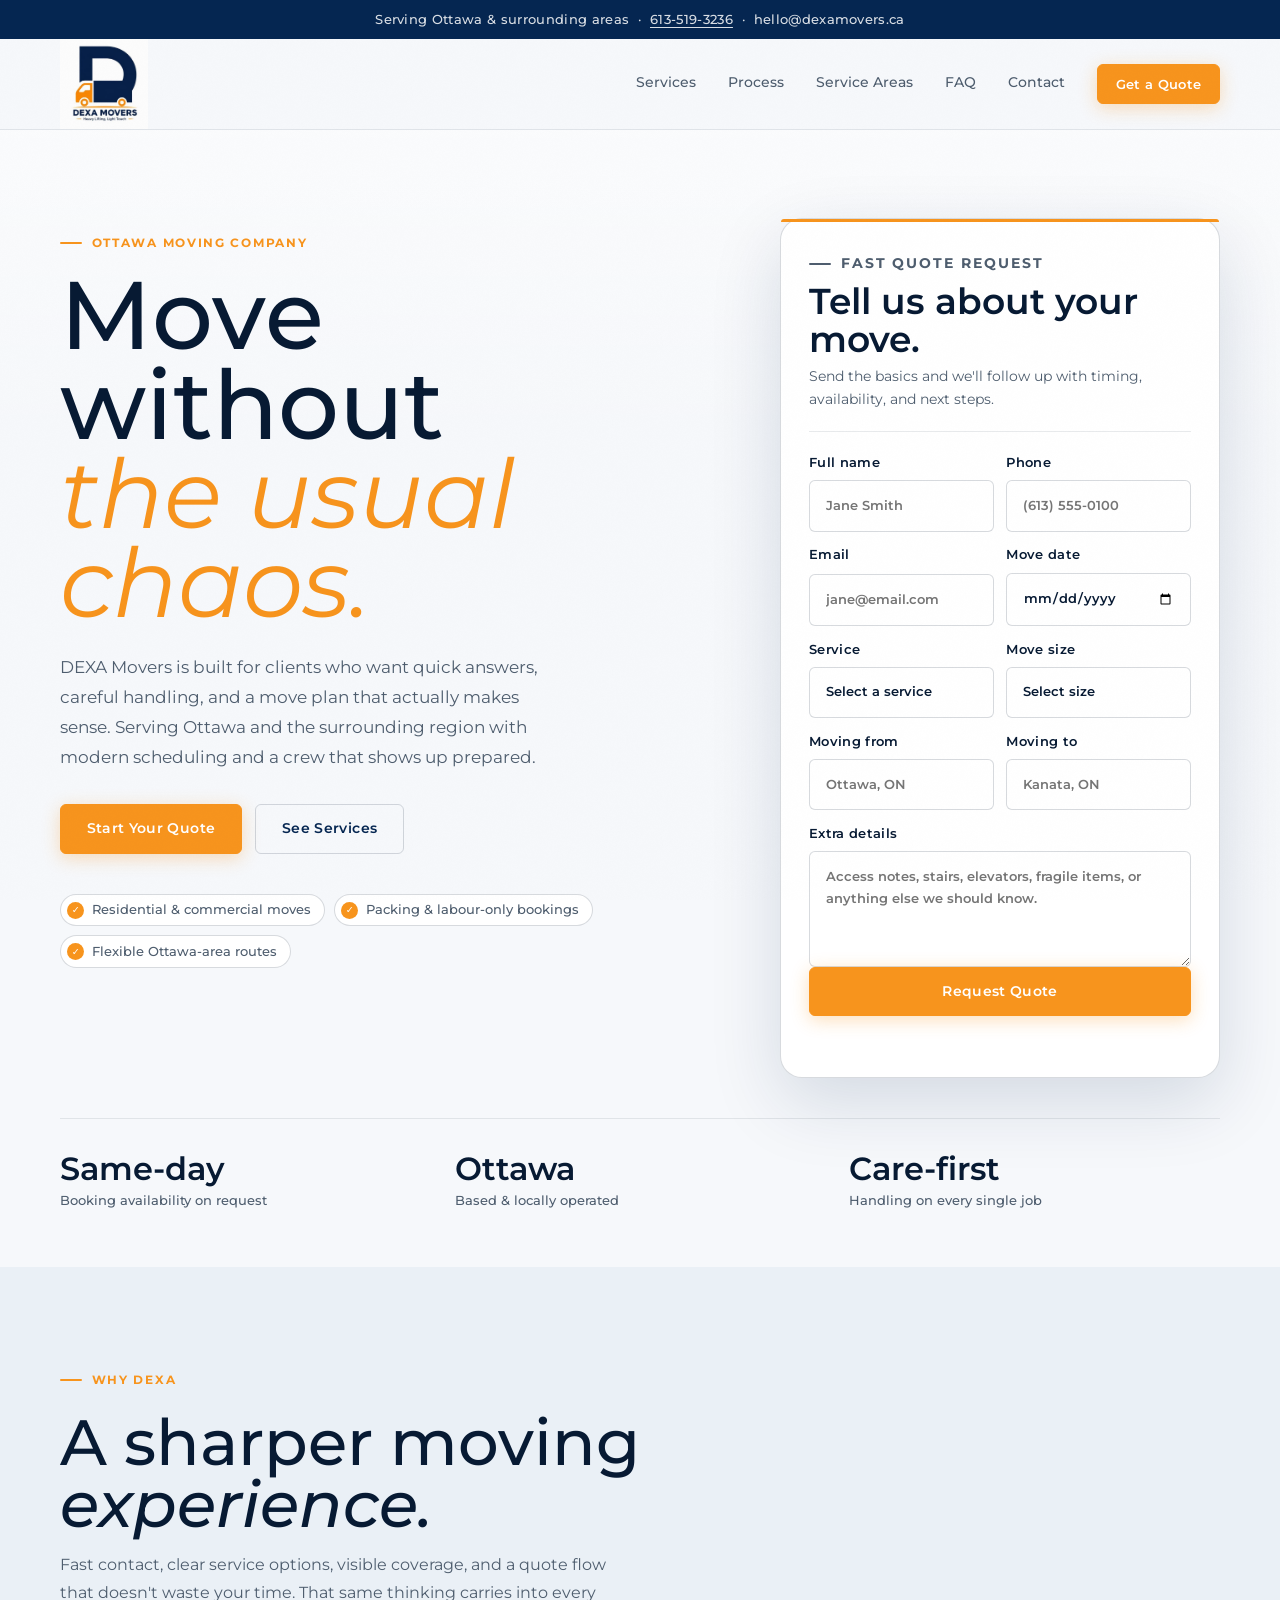
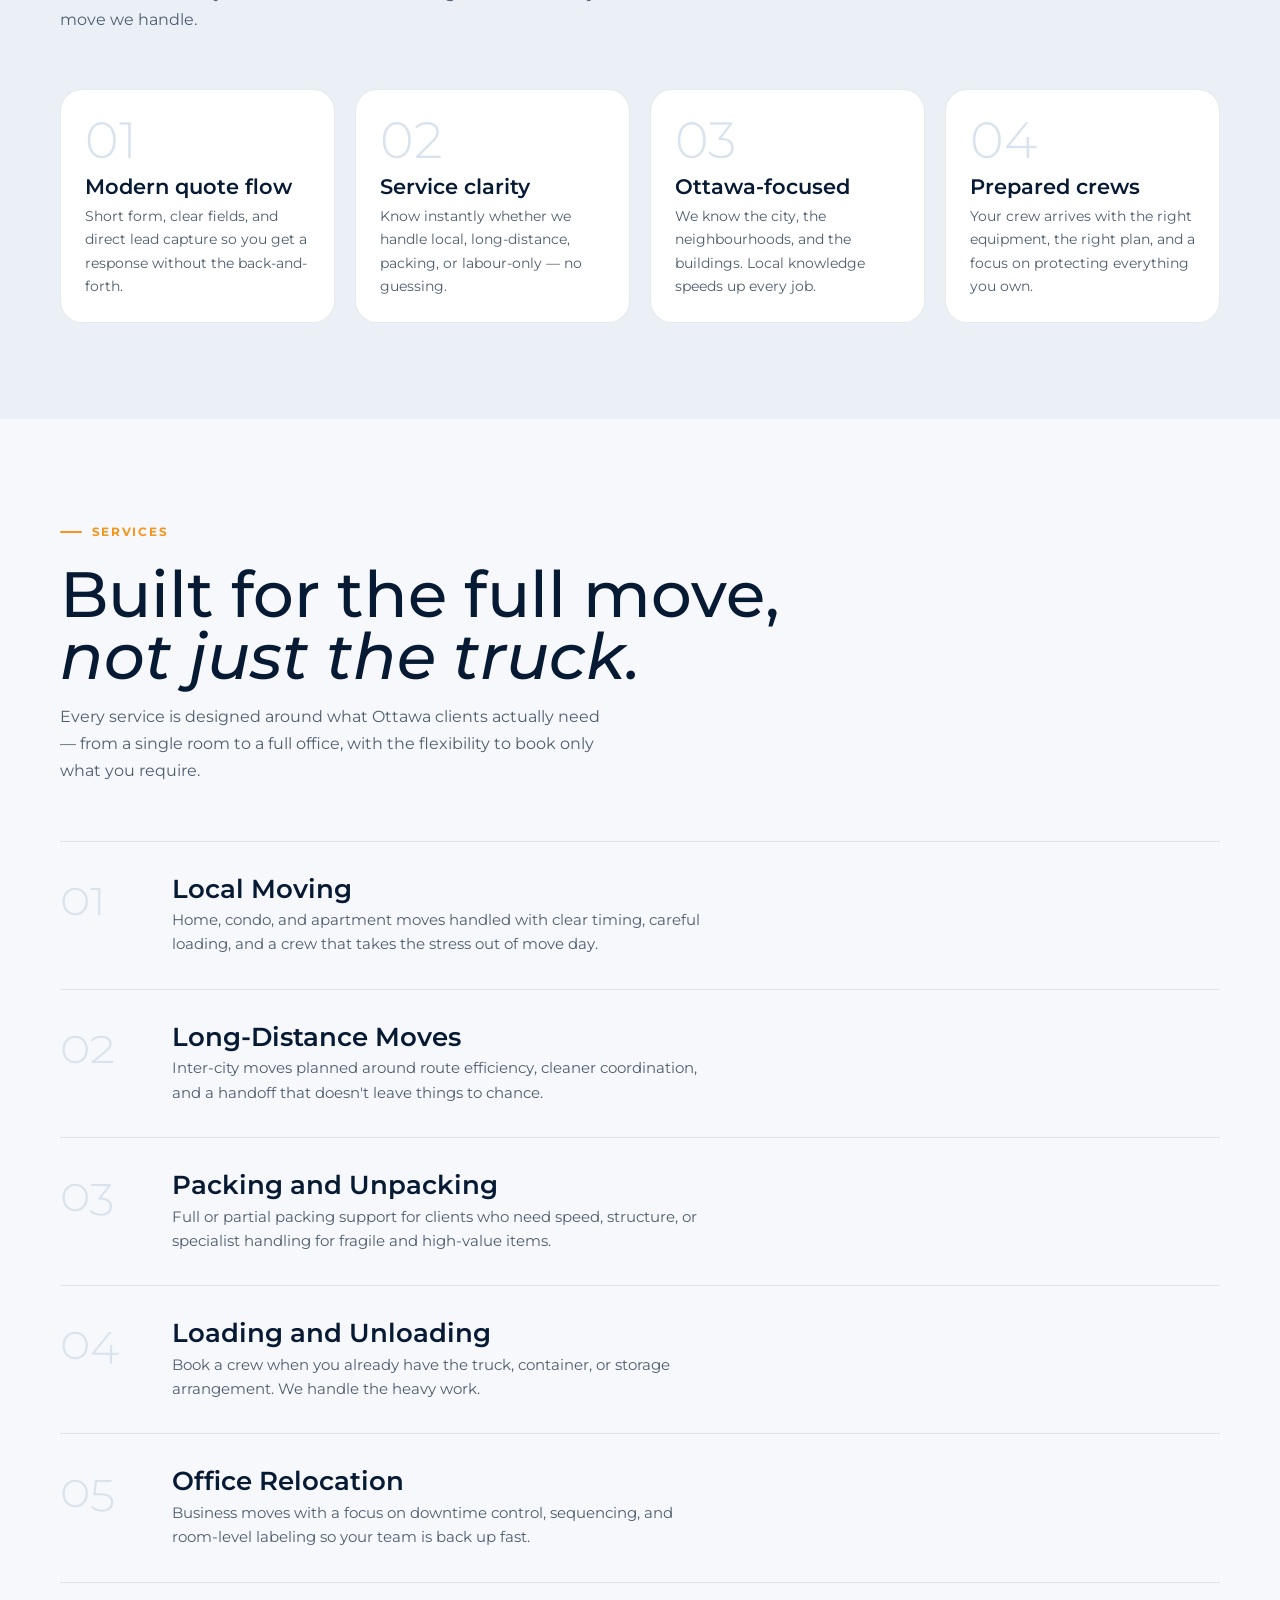
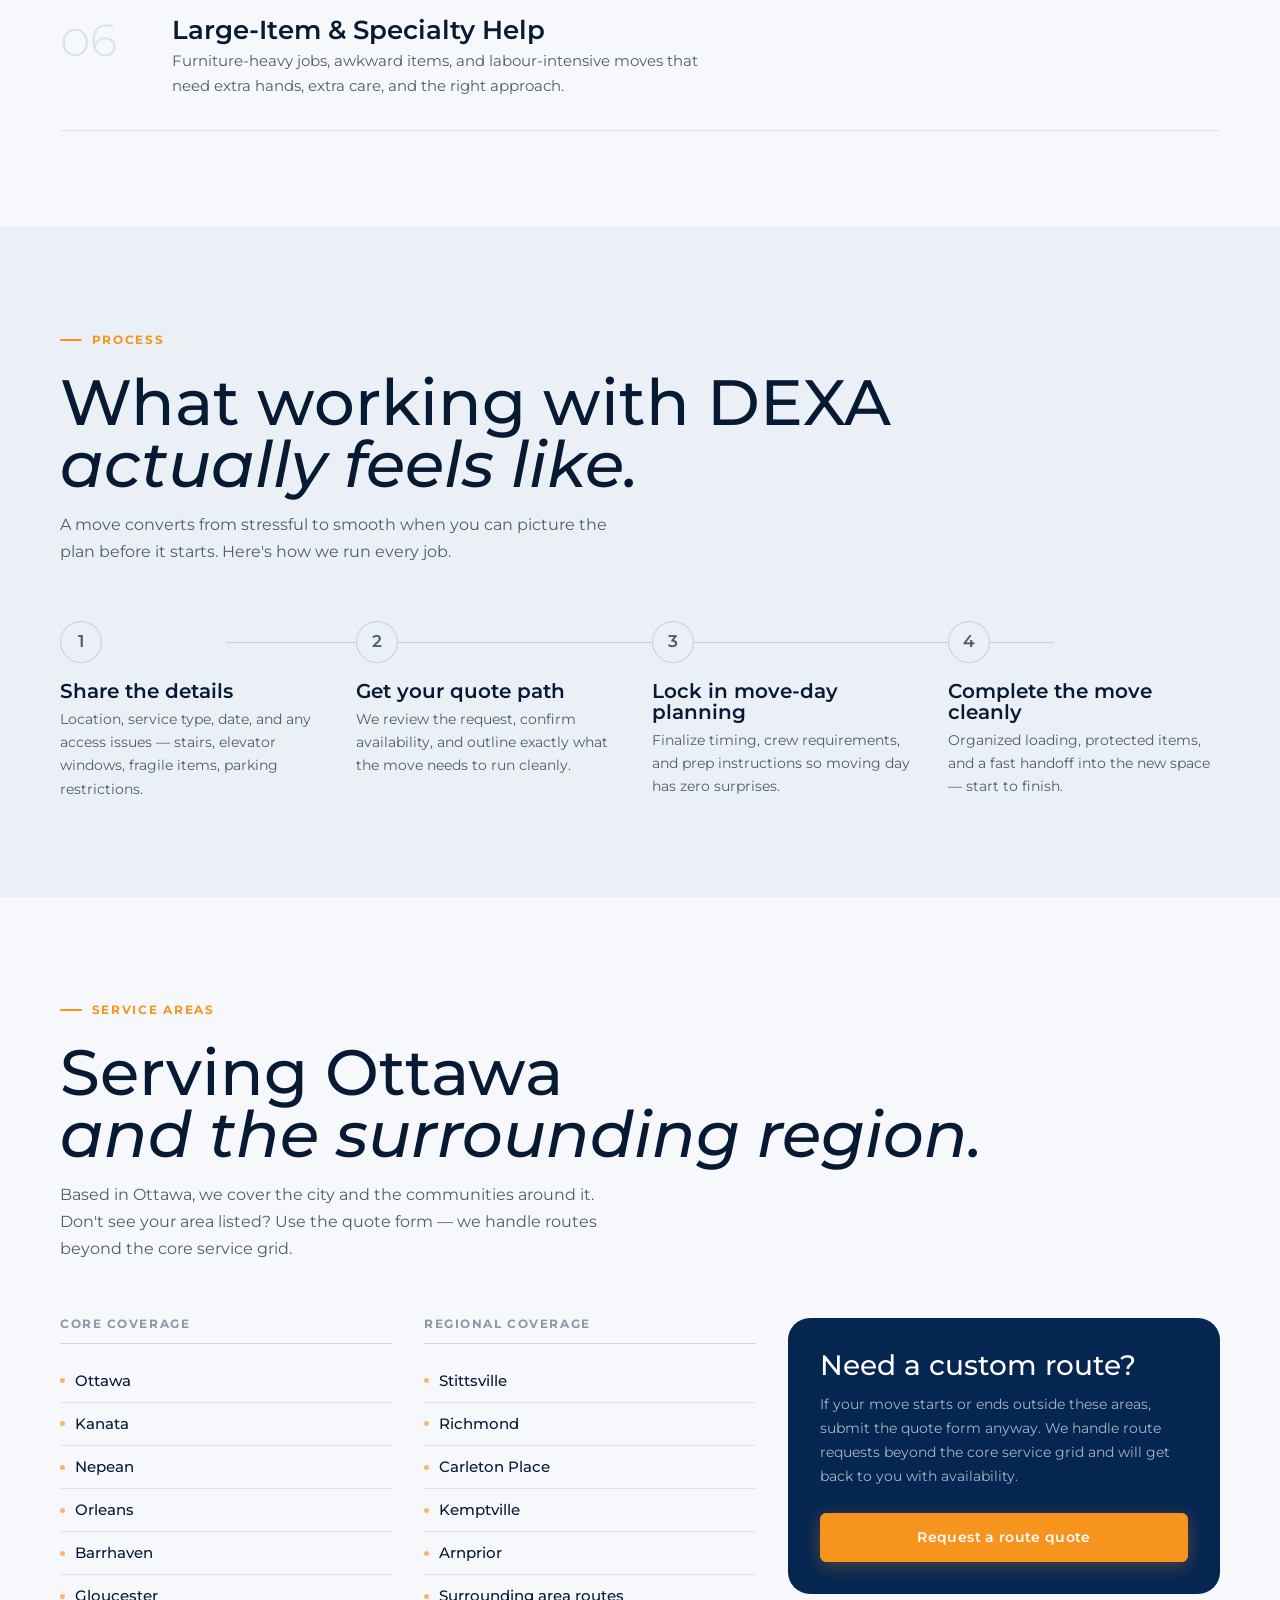
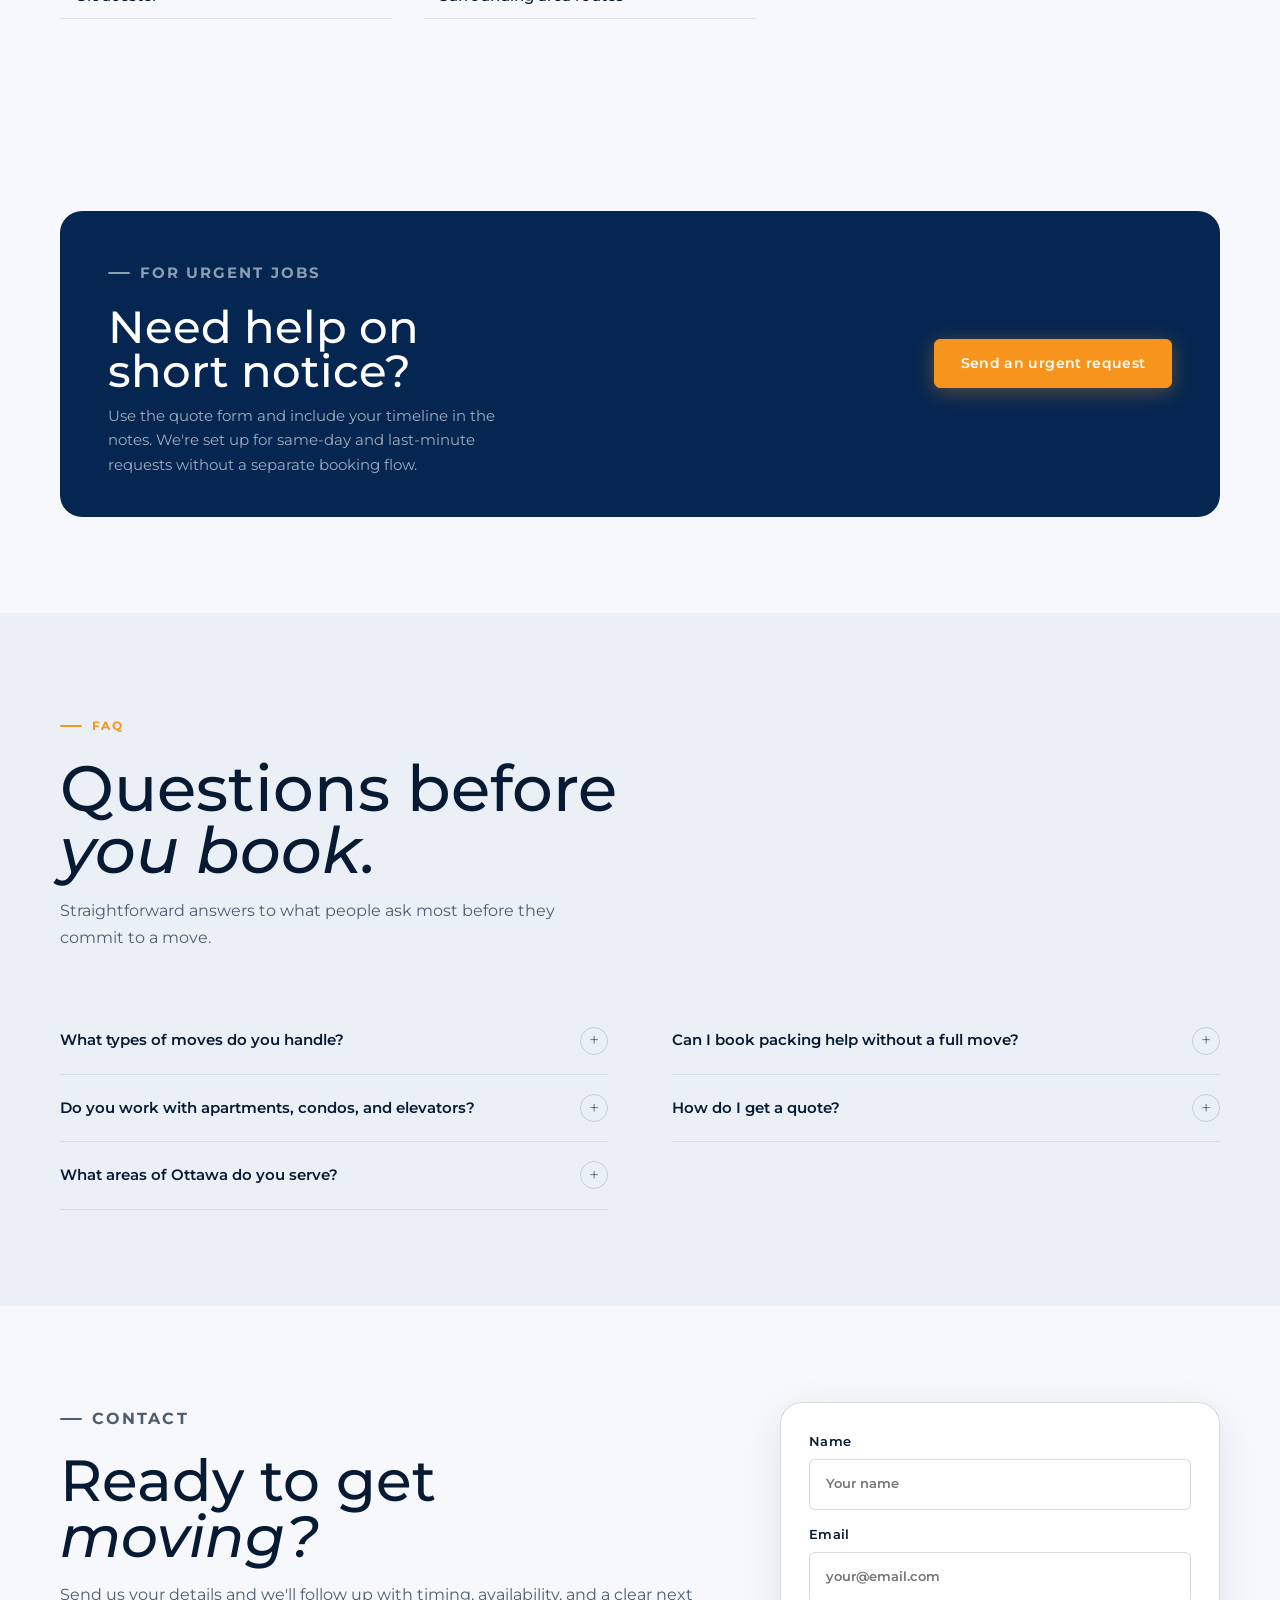
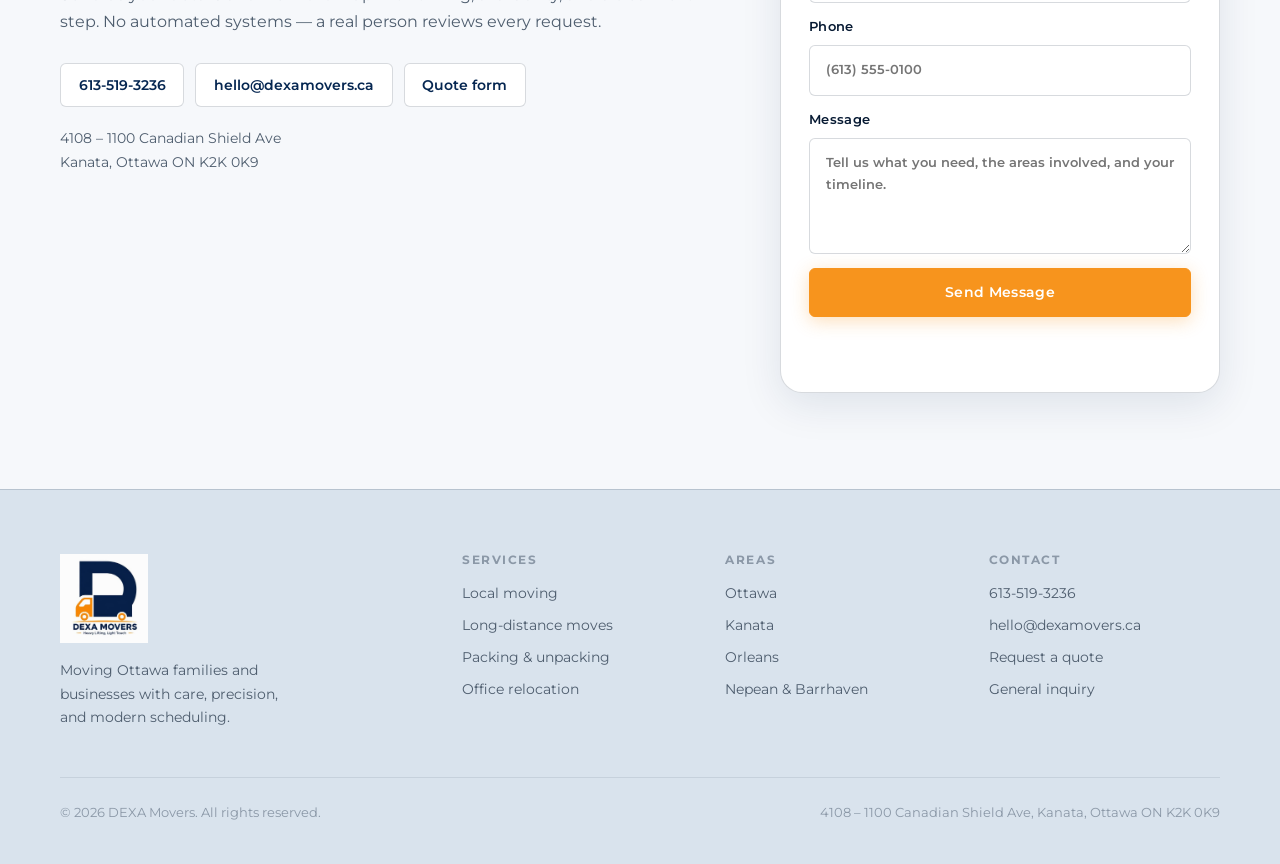
<file: index.html>
<!doctype html>
<html lang="en-CA">
  <head>
    <meta charset="UTF-8" />
    <meta name="viewport" content="width=device-width, initial-scale=1.0" />
    <title>DEXA Movers | Smart Moving in Ottawa and Surrounding Areas</title>
    <meta
      name="description"
      content="DEXA Movers is a fast, modern moving company serving Ottawa, Kanata, Orleans, Nepean, and surrounding areas. Book local moves, long-distance moves, packing help, labour-only service, and office relocations."
    />
    <meta
      name="keywords"
      content="moving company Ottawa, movers Ottawa, Ottawa movers, Kanata movers, Orleans movers, local moving Ottawa, office relocation Ottawa, packing services Ottawa"
    />
    <meta name="theme-color" content="#052651" />
    <meta property="og:title" content="DEXA Movers | Smart Moving in Ottawa and Surrounding Areas" />
    <meta
      property="og:description"
      content="Reliable local and long-distance moves, packing help, and careful crews across Ottawa, Kanata, Orleans, Nepean, and surrounding areas."
    />
    <meta property="og:type" content="website" />
    <meta property="og:url" content="https://dexamovers.ca/" />
    <meta property="og:image" content="https://dexamovers.ca/social-card.svg" />
    <meta name="twitter:card" content="summary_large_image" />
    <meta name="twitter:title" content="DEXA Movers | Smart Moving in Ottawa and Surrounding Areas" />
    <meta
      name="twitter:description"
      content="Reliable local and long-distance moves, packing help, and careful crews across Ottawa and surrounding areas."
    />
    <meta name="twitter:image" content="https://dexamovers.ca/social-card.svg" />
    <link rel="canonical" href="https://dexamovers.ca/" />
    <link rel="icon" href="/favicon.svg" type="image/svg+xml" />
    <link rel="manifest" href="/site.webmanifest" />
    <link rel="preconnect" href="https://fonts.googleapis.com" />
    <link rel="preconnect" href="https://fonts.gstatic.com" crossorigin />
    <link
      href="https://fonts.googleapis.com/css2?family=Montserrat:wght@400;500;600;700;800;900&display=swap"
      rel="stylesheet"
    />
    <link rel="stylesheet" href="/styles.css" />
    <script type="application/ld+json">
      {
        "@context": "https://schema.org",
        "@type": "MovingCompany",
        "name": "DEXA Movers",
        "url": "https://dexamovers.ca/",
        "telephone": "+16135193236",
        "email": "hello@dexamovers.ca",
        "address": {
          "@type": "PostalAddress",
          "streetAddress": "4108 - 1100 Canadian Shield Avenue",
          "addressLocality": "Kanata",
          "addressRegion": "ON",
          "postalCode": "K2K 0K9",
          "addressCountry": "CA"
        },
        "areaServed": [
          "Ottawa",
          "Kanata",
          "Nepean",
          "Orleans",
          "Barrhaven",
          "Gloucester",
          "Stittsville",
          "Richmond",
          "Carleton Place",
          "Kemptville",
          "Arnprior"
        ],
        "description": "DEXA Movers provides residential, commercial, labour-only, packing, and long-distance moving services in Ottawa and surrounding areas.",
        "sameAs": []
      }
    </script>
    <script type="application/ld+json">
      {
        "@context": "https://schema.org",
        "@type": "FAQPage",
        "mainEntity": [
          {
            "@type": "Question",
            "name": "What types of moves does DEXA Movers handle?",
            "acceptedAnswer": {
              "@type": "Answer",
              "text": "DEXA Movers handles local residential moves, long-distance moves, apartment moves, office moves, packing help, and labour-only moving support across Ottawa and surrounding areas."
            }
          },
          {
            "@type": "Question",
            "name": "Can I get help with packing only?",
            "acceptedAnswer": {
              "@type": "Answer",
              "text": "Yes. You can book full packing, partial packing, or labour-only help for loading, unloading, furniture wrapping, and room-by-room prep."
            }
          },
          {
            "@type": "Question",
            "name": "How fast can I get a quote?",
            "acceptedAnswer": {
              "@type": "Answer",
              "text": "Most online quote requests can be reviewed quickly once you share your move date, origin, destination, and the size of the move."
            }
          },
          {
            "@type": "Question",
            "name": "What areas of Ottawa do you serve?",
            "acceptedAnswer": {
              "@type": "Answer",
              "text": "DEXA Movers serves Ottawa and the surrounding region, including Kanata, Nepean, Orleans, Barrhaven, Gloucester, Stittsville, Carleton Place, Kemptville, and Arnprior."
            }
          }
        ]
      }
    </script>
  </head>
  <body>
    <div class="announcement-bar">
      <p>Serving Ottawa &amp; surrounding areas &nbsp;·&nbsp; <a href="tel:+16135193236" style="color:inherit;text-decoration:underline;text-underline-offset:3px;">613-519-3236</a> &nbsp;·&nbsp; hello@dexamovers.ca</p>
    </div>

    <header class="site-header" id="top">
      <div class="container header-inner">
        <a class="brand" href="#top" aria-label="DEXA Movers home">
          <img class="brand-logo" src="/logo.jpg" alt="DEXA Movers - Heavy Lifting, Light Touch" />
        </a>

        <button class="nav-toggle" type="button" aria-expanded="false" aria-controls="site-nav">
          Menu
        </button>

        <nav class="site-nav" id="site-nav" aria-label="Primary">
          <a href="#services">Services</a>
          <a href="#process">Process</a>
          <a href="#areas">Service Areas</a>
          <a href="#faq">FAQ</a>
          <a href="#contact">Contact</a>
          <a class="button button-primary button-small" href="#quote">Get a Quote</a>
        </nav>
      </div>
    </header>

    <main>

      <!-- HERO -->
      <section class="hero">
        <div class="container hero-grid">
          <div class="hero-copy">
            <p class="eyebrow" data-reveal>Ottawa Moving Company</p>
            <h1 data-reveal data-delay="1">
              Move without<br>
              <em>the usual chaos.</em>
            </h1>
            <p class="hero-lead" data-reveal data-delay="2">
              DEXA Movers is built for clients who want quick answers, careful
              handling, and a move plan that actually makes sense. Serving Ottawa
              and the surrounding region with modern scheduling and a crew that
              shows up prepared.
            </p>
            <div class="hero-actions" data-reveal data-delay="3">
              <a class="button button-primary" href="#quote">Start Your Quote</a>
              <a class="button button-secondary" href="#services">See Services</a>
            </div>
            <div class="trust-pills" data-reveal data-delay="4">
              <span class="trust-pill">Residential &amp; commercial moves</span>
              <span class="trust-pill">Packing &amp; labour-only bookings</span>
              <span class="trust-pill">Flexible Ottawa-area routes</span>
            </div>
          </div>

          <aside class="quote-card" id="quote" data-reveal data-delay="2">
            <div class="card-intro">
              <p class="eyebrow">Fast quote request</p>
              <h2>Tell us about your move.</h2>
              <p>Send the basics and we'll follow up with timing, availability, and next steps.</p>
            </div>

            <form class="lead-form" data-form-name="Quote Request" data-endpoint="https://formspree.io/f/xdaweney">
              <input type="hidden" name="leadType" value="Quote Request" />
              <input type="hidden" name="sourcePage" value="/" />
              <input type="text" name="website" tabindex="-1" autocomplete="off" class="hp-field" />

              <div class="form-grid">
                <label>
                  Full name
                  <input name="name" type="text" autocomplete="name" required placeholder="Jane Smith" />
                </label>
                <label>
                  Phone
                  <input name="phone" type="tel" autocomplete="tel" required placeholder="(613) 555-0100" />
                </label>
                <label>
                  Email
                  <input name="email" type="email" autocomplete="email" required placeholder="jane@email.com" />
                </label>
                <label>
                  Move date
                  <input name="moveDate" type="date" />
                </label>
                <label>
                  Service
                  <select name="service" required>
                    <option value="">Select a service</option>
                    <option>Local move</option>
                    <option>Long-distance move</option>
                    <option>Apartment move</option>
                    <option>Office relocation</option>
                    <option>Packing help</option>
                    <option>Loading and unloading</option>
                    <option>Labour-only move</option>
                    <option>Large-item move</option>
                  </select>
                </label>
                <label>
                  Move size
                  <select name="moveSize">
                    <option value="">Select size</option>
                    <option>Studio / room</option>
                    <option>1-bedroom</option>
                    <option>2-bedroom</option>
                    <option>3-bedroom+</option>
                    <option>Office / commercial</option>
                  </select>
                </label>
                <label>
                  Moving from
                  <input name="fromCity" type="text" autocomplete="address-level2" placeholder="Ottawa, ON" />
                </label>
                <label>
                  Moving to
                  <input name="toCity" type="text" autocomplete="address-level2" placeholder="Kanata, ON" />
                </label>
              </div>

              <label>
                Extra details
                <textarea
                  name="details"
                  rows="3"
                  placeholder="Access notes, stairs, elevators, fragile items, or anything else we should know."
                ></textarea>
              </label>

              <button class="button button-primary button-block" type="submit">Request Quote</button>
              <p class="form-status" role="status" aria-live="polite"></p>
            </form>
          </aside>
        </div>

        <div class="hero-metrics container" aria-label="DEXA Movers highlights">
          <article data-reveal>
            <span class="metric-value">Same-day</span>
            <span class="metric-label">Booking availability on request</span>
          </article>
          <article data-reveal data-delay="1">
            <span class="metric-value">Ottawa</span>
            <span class="metric-label">Based &amp; locally operated</span>
          </article>
          <article data-reveal data-delay="2">
            <span class="metric-value">Care-first</span>
            <span class="metric-label">Handling on every single job</span>
          </article>
        </div>
      </section>

      <!-- WHY DEXA -->
      <section class="section section-alt">
        <div class="container">
          <div class="section-header" data-reveal>
            <p class="eyebrow">Why DEXA</p>
            <h2>A sharper moving<br><em>experience.</em></h2>
            <p class="section-lead">
              Fast contact, clear service options, visible coverage, and a quote
              flow that doesn't waste your time. That same thinking carries into
              every move we handle.
            </p>
          </div>

          <div class="feature-grid">
            <article class="feature-card" data-reveal data-delay="1">
              <span class="feature-number">01</span>
              <h3>Modern quote flow</h3>
              <p>Short form, clear fields, and direct lead capture so you get a response without the back-and-forth.</p>
            </article>
            <article class="feature-card" data-reveal data-delay="2">
              <span class="feature-number">02</span>
              <h3>Service clarity</h3>
              <p>Know instantly whether we handle local, long-distance, packing, or labour-only — no guessing.</p>
            </article>
            <article class="feature-card" data-reveal data-delay="3">
              <span class="feature-number">03</span>
              <h3>Ottawa-focused</h3>
              <p>We know the city, the neighbourhoods, and the buildings. Local knowledge speeds up every job.</p>
            </article>
            <article class="feature-card" data-reveal data-delay="4">
              <span class="feature-number">04</span>
              <h3>Prepared crews</h3>
              <p>Your crew arrives with the right equipment, the right plan, and a focus on protecting everything you own.</p>
            </article>
          </div>
        </div>
      </section>

      <!-- SERVICES -->
      <section class="section" id="services">
        <div class="container">
          <div class="section-header" data-reveal>
            <p class="eyebrow">Services</p>
            <h2>Built for the full move,<br><em>not just the truck.</em></h2>
            <p class="section-lead">
              Every service is designed around what Ottawa clients actually need —
              from a single room to a full office, with the flexibility to book only
              what you require.
            </p>
          </div>

          <div class="services-list">
            <div class="service-item" data-reveal>
              <span class="service-num">01</span>
              <div class="service-body">
                <h3>Local Moving</h3>
                <p>Home, condo, and apartment moves handled with clear timing, careful loading, and a crew that takes the stress out of move day.</p>
              </div>
            </div>
            <div class="service-item" data-reveal>
              <span class="service-num">02</span>
              <div class="service-body">
                <h3>Long-Distance Moves</h3>
                <p>Inter-city moves planned around route efficiency, cleaner coordination, and a handoff that doesn't leave things to chance.</p>
              </div>
            </div>
            <div class="service-item" data-reveal>
              <span class="service-num">03</span>
              <div class="service-body">
                <h3>Packing and Unpacking</h3>
                <p>Full or partial packing support for clients who need speed, structure, or specialist handling for fragile and high-value items.</p>
              </div>
            </div>
            <div class="service-item" data-reveal>
              <span class="service-num">04</span>
              <div class="service-body">
                <h3>Loading and Unloading</h3>
                <p>Book a crew when you already have the truck, container, or storage arrangement. We handle the heavy work.</p>
              </div>
            </div>
            <div class="service-item" data-reveal>
              <span class="service-num">05</span>
              <div class="service-body">
                <h3>Office Relocation</h3>
                <p>Business moves with a focus on downtime control, sequencing, and room-level labeling so your team is back up fast.</p>
              </div>
            </div>
            <div class="service-item" data-reveal>
              <span class="service-num">06</span>
              <div class="service-body">
                <h3>Large-Item &amp; Specialty Help</h3>
                <p>Furniture-heavy jobs, awkward items, and labour-intensive moves that need extra hands, extra care, and the right approach.</p>
              </div>
            </div>
          </div>
        </div>
      </section>

      <!-- PROCESS -->
      <section class="section section-alt" id="process">
        <div class="container">
          <div class="section-header" data-reveal>
            <p class="eyebrow">Process</p>
            <h2>What working with DEXA<br><em>actually feels like.</em></h2>
            <p class="section-lead">
              A move converts from stressful to smooth when you can picture the
              plan before it starts. Here's how we run every job.
            </p>
          </div>

          <div class="process-wrapper">
            <div class="process-grid">
              <div class="process-connector" aria-hidden="true"></div>
              <div class="process-step" data-reveal data-delay="1">
                <div class="step-dot">1</div>
                <h3>Share the details</h3>
                <p>Location, service type, date, and any access issues — stairs, elevator windows, fragile items, parking restrictions.</p>
              </div>
              <div class="process-step" data-reveal data-delay="2">
                <div class="step-dot">2</div>
                <h3>Get your quote path</h3>
                <p>We review the request, confirm availability, and outline exactly what the move needs to run cleanly.</p>
              </div>
              <div class="process-step" data-reveal data-delay="3">
                <div class="step-dot">3</div>
                <h3>Lock in move-day planning</h3>
                <p>Finalize timing, crew requirements, and prep instructions so moving day has zero surprises.</p>
              </div>
              <div class="process-step" data-reveal data-delay="4">
                <div class="step-dot">4</div>
                <h3>Complete the move cleanly</h3>
                <p>Organized loading, protected items, and a fast handoff into the new space — start to finish.</p>
              </div>
            </div>
          </div>
        </div>
      </section>

      <!-- SERVICE AREAS -->
      <section class="section" id="areas">
        <div class="container">
          <div class="section-header" data-reveal>
            <p class="eyebrow">Service Areas</p>
            <h2>Serving Ottawa<br><em>and the surrounding region.</em></h2>
            <p class="section-lead">
              Based in Ottawa, we cover the city and the communities around it.
              Don't see your area listed? Use the quote form — we handle routes
              beyond the core service grid.
            </p>
          </div>

          <div class="area-shell">
            <div class="area-group" data-reveal data-delay="1">
              <h3>Core Coverage</h3>
              <ul class="area-list">
                <li>Ottawa</li>
                <li>Kanata</li>
                <li>Nepean</li>
                <li>Orleans</li>
                <li>Barrhaven</li>
                <li>Gloucester</li>
              </ul>
            </div>
            <div class="area-group" data-reveal data-delay="2">
              <h3>Regional Coverage</h3>
              <ul class="area-list">
                <li>Stittsville</li>
                <li>Richmond</li>
                <li>Carleton Place</li>
                <li>Kemptville</li>
                <li>Arnprior</li>
                <li>Surrounding area routes</li>
              </ul>
            </div>
            <div class="area-cta-card" data-reveal data-delay="3">
              <h3>Need a custom route?</h3>
              <p>
                If your move starts or ends outside these areas, submit the quote
                form anyway. We handle route requests beyond the core service grid
                and will get back to you with availability.
              </p>
              <a class="button" href="#quote">Request a route quote</a>
            </div>
          </div>
        </div>
      </section>

      <!-- URGENCY CTA -->
      <section class="section">
        <div class="container">
          <div class="cta-banner" data-reveal>
            <div class="cta-banner-copy">
              <p class="eyebrow">For urgent jobs</p>
              <h2>Need help on<br>short notice?</h2>
              <p>
                Use the quote form and include your timeline in the notes. We're
                set up for same-day and last-minute requests without a separate
                booking flow.
              </p>
            </div>
            <a class="button button-primary" href="#quote">Send an urgent request</a>
          </div>
        </div>
      </section>

      <!-- FAQ -->
      <section class="section section-alt" id="faq">
        <div class="container">
          <div class="section-header" data-reveal>
            <p class="eyebrow">FAQ</p>
            <h2>Questions before<br><em>you book.</em></h2>
            <p class="section-lead">
              Straightforward answers to what people ask most before they
              commit to a move.
            </p>
          </div>

          <div class="faq-grid">
            <details class="faq-item" data-reveal>
              <summary>What types of moves do you handle? <span class="faq-toggle" aria-hidden="true">+</span></summary>
              <p>
                We handle local residential moves, long-distance moves, office
                relocations, packing help, loading and unloading, and labour-only
                jobs across Ottawa and surrounding areas.
              </p>
            </details>
            <details class="faq-item" data-reveal>
              <summary>Can I book packing help without a full move? <span class="faq-toggle" aria-hidden="true">+</span></summary>
              <p>
                Yes. Packing-only or partial packing support can be quoted
                separately from transport. Just select "Packing help" in the
                quote form.
              </p>
            </details>
            <details class="faq-item" data-reveal>
              <summary>Do you work with apartments, condos, and elevators? <span class="faq-toggle" aria-hidden="true">+</span></summary>
              <p>
                Yes. Use the notes field to flag stairs, elevator booking windows,
                parking issues, or loading dock rules so your crew arrives
                prepared.
              </p>
            </details>
            <details class="faq-item" data-reveal>
              <summary>How do I get a quote? <span class="faq-toggle" aria-hidden="true">+</span></summary>
              <p>
                Submit the quote form with your move type, date, and route. That
                gives enough context to start the conversation and confirm
                availability properly.
              </p>
            </details>
            <details class="faq-item" data-reveal>
              <summary>What areas of Ottawa do you serve? <span class="faq-toggle" aria-hidden="true">+</span></summary>
              <p>
                We serve Ottawa and the surrounding region, including Kanata,
                Nepean, Orleans, Barrhaven, Gloucester, Stittsville, Carleton
                Place, Kemptville, and Arnprior.
              </p>
            </details>
          </div>
        </div>
      </section>

      <!-- CONTACT -->
      <section class="section" id="contact">
        <div class="container contact-shell">
          <div class="contact-copy">
            <p class="eyebrow" data-reveal>Contact</p>
            <h2 data-reveal data-delay="1">Ready to get<br><em>moving?</em></h2>
            <p data-reveal data-delay="2">
              Send us your details and we'll follow up with timing, availability,
              and a clear next step. No automated systems — a real person
              reviews every request.
            </p>
            <div class="contact-links" data-reveal data-delay="3">
              <a href="tel:+16135193236">613-519-3236</a>
              <a href="mailto:hello@dexamovers.ca">hello@dexamovers.ca</a>
              <a href="#quote">Quote form</a>
            </div>
            <p style="margin-top:1.25rem;font-size:0.85rem;color:var(--ink-2);" data-reveal data-delay="4">
              4108 – 1100 Canadian Shield Ave<br>Kanata, Ottawa ON K2K 0K9
            </p>
          </div>

          <form class="lead-form contact-form" data-form-name="General Inquiry" data-reveal data-delay="2">
            <input type="hidden" name="leadType" value="General Inquiry" />
            <input type="hidden" name="sourcePage" value="/" />
            <input type="text" name="website" tabindex="-1" autocomplete="off" class="hp-field" />

            <label>
              Name
              <input name="name" type="text" autocomplete="name" required placeholder="Your name" />
            </label>
            <label>
              Email
              <input name="email" type="email" autocomplete="email" required placeholder="your@email.com" />
            </label>
            <label>
              Phone
              <input name="phone" type="tel" autocomplete="tel" placeholder="(613) 555-0100" />
            </label>
            <label>
              Message
              <textarea
                name="details"
                rows="4"
                placeholder="Tell us what you need, the areas involved, and your timeline."
                required
              ></textarea>
            </label>
            <button class="button button-primary button-block" type="submit">Send Message</button>
            <p class="form-status" role="status" aria-live="polite"></p>
          </form>
        </div>
      </section>

    </main>

    <footer class="site-footer">
      <div class="container footer-grid">
        <div class="footer-brand">
          <a class="brand" href="#top" aria-label="DEXA Movers">
            <img class="brand-logo" src="/logo.jpg" alt="DEXA Movers - Heavy Lifting, Light Touch" />
          </a>
          <p>Moving Ottawa families and businesses with care, precision, and modern scheduling.</p>
        </div>
        <div class="footer-col">
          <h4>Services</h4>
          <a href="#services">Local moving</a>
          <a href="#services">Long-distance moves</a>
          <a href="#services">Packing &amp; unpacking</a>
          <a href="#services">Office relocation</a>
        </div>
        <div class="footer-col">
          <h4>Areas</h4>
          <a href="#areas">Ottawa</a>
          <a href="#areas">Kanata</a>
          <a href="#areas">Orleans</a>
          <a href="#areas">Nepean &amp; Barrhaven</a>
        </div>
        <div class="footer-col">
          <h4>Contact</h4>
          <a href="tel:+16135193236">613-519-3236</a>
          <a href="mailto:hello@dexamovers.ca">hello@dexamovers.ca</a>
          <a href="#quote">Request a quote</a>
          <a href="#contact">General inquiry</a>
        </div>
      </div>
      <div class="container footer-base">
        <p>© <span id="year"></span> DEXA Movers. All rights reserved.</p>
        <p>4108 – 1100 Canadian Shield Ave, Kanata, Ottawa ON K2K 0K9</p>
      </div>
    </footer>

    <script type="module" src="/main.js"></script>
  </body>
</html>
</file>
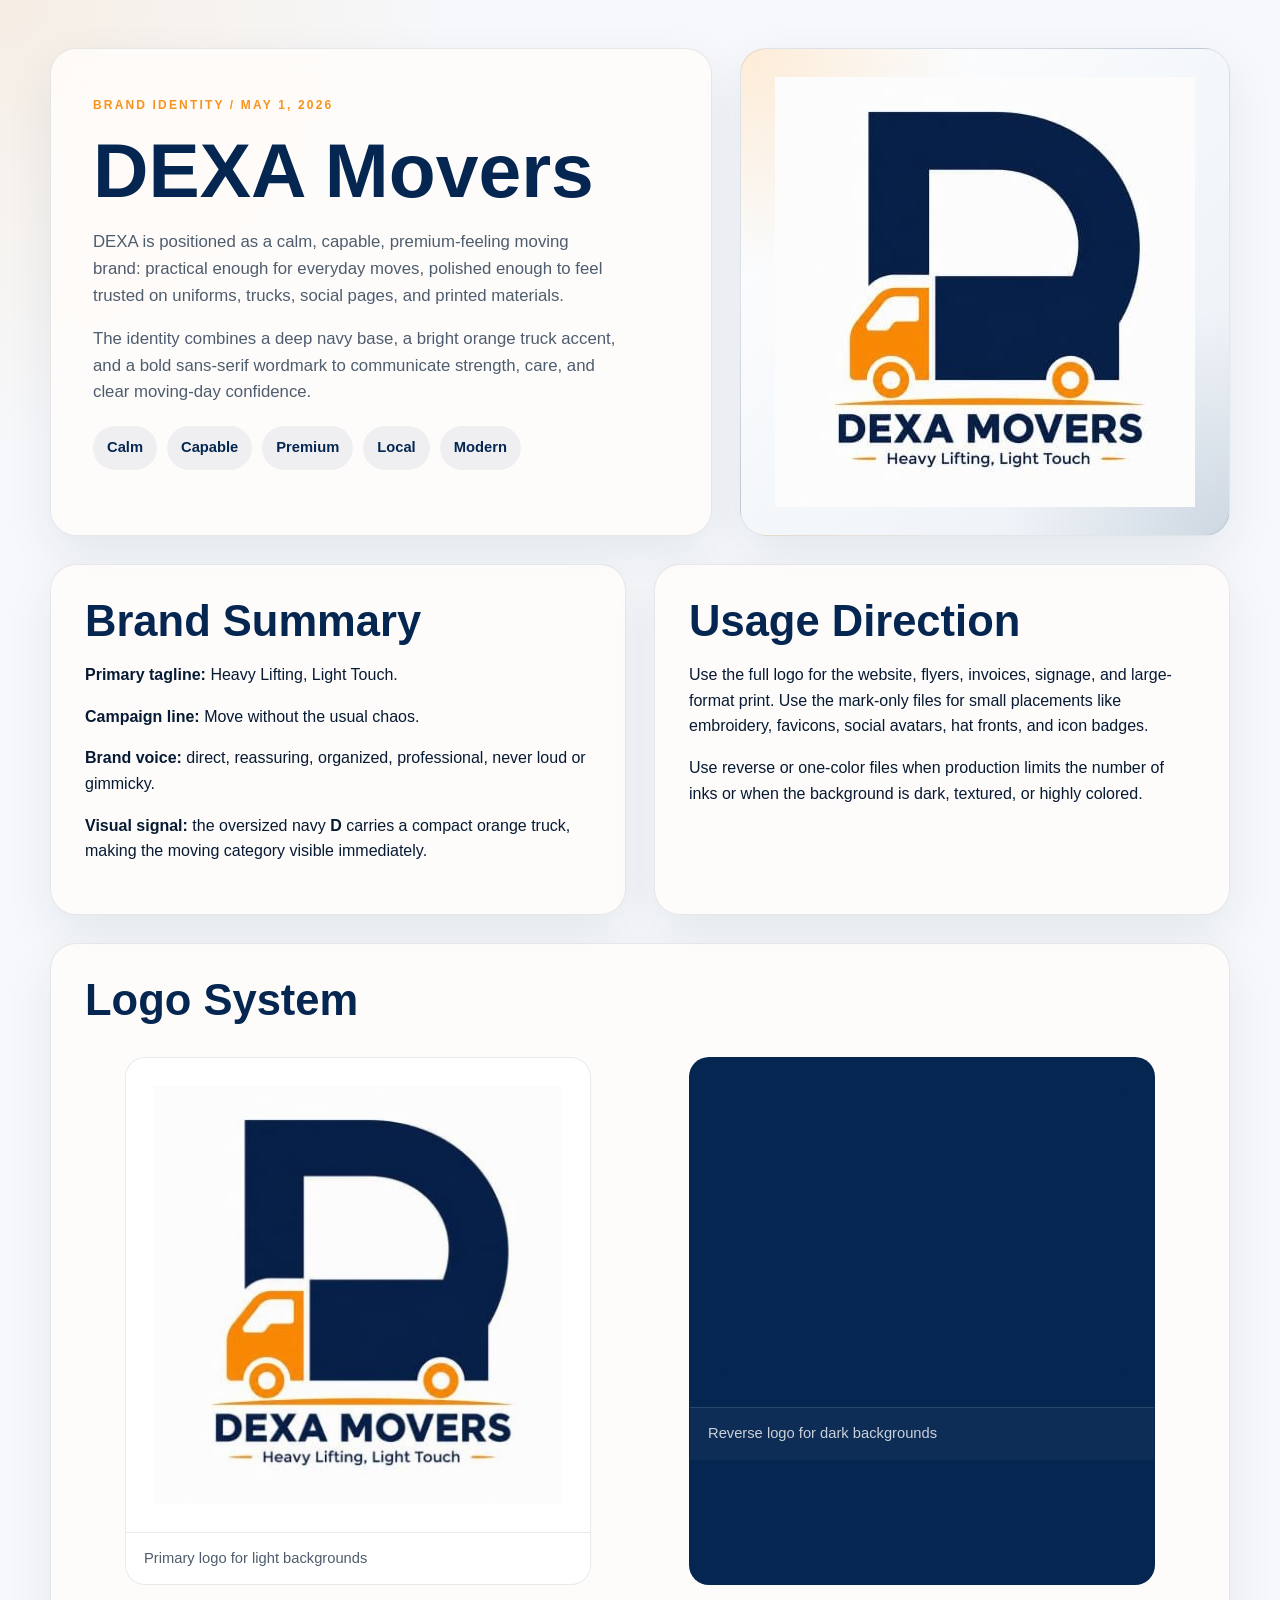
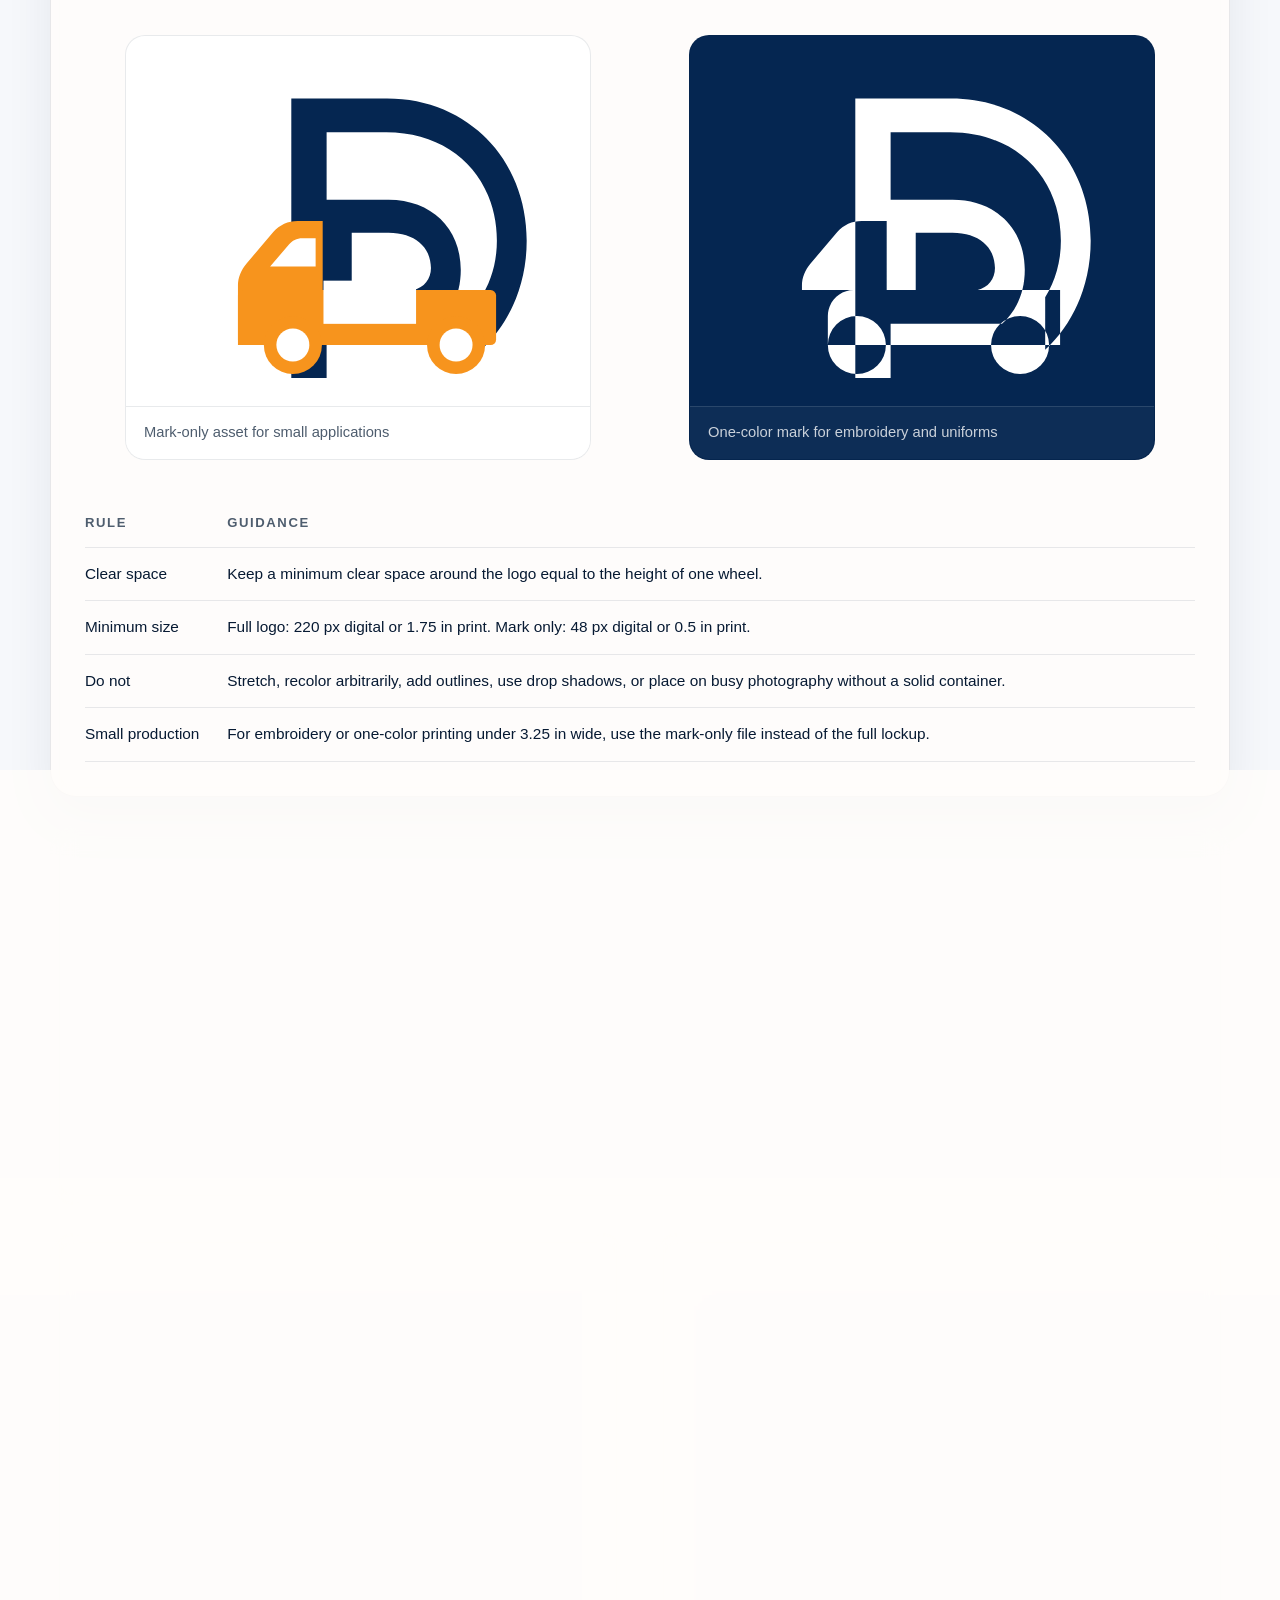
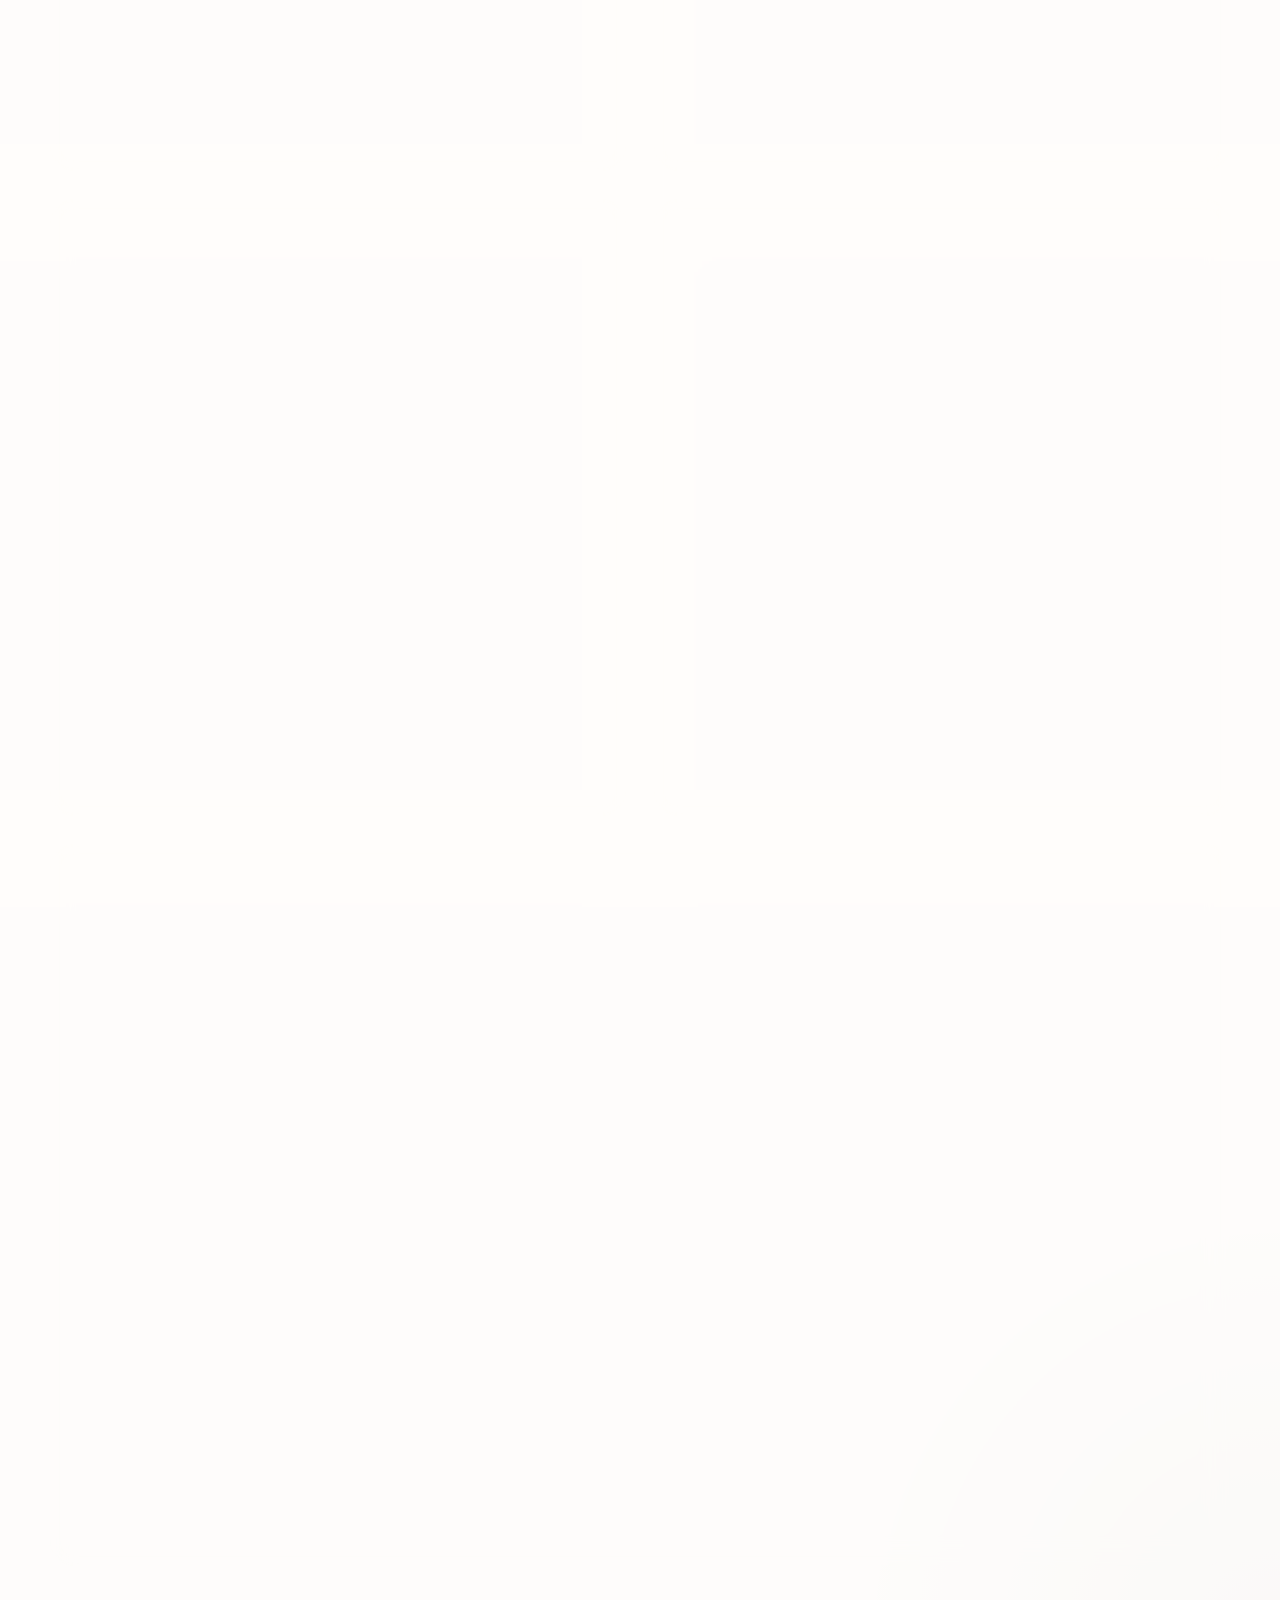
<file: brand/brand-identity.html>
<!DOCTYPE html>
<html lang="en">
  <head>
    <meta charset="utf-8" />
    <meta name="viewport" content="width=device-width, initial-scale=1" />
    <title>DEXA Movers Brand Identity</title>
    <style>
      :root {
        --cream: #f6f8fb;
        --cream-2: #eaf0f6;
        --white: #ffffff;
        --ink: #071a33;
        --stone: #4e5d6e;
        --stone-2: #8b98a7;
        --slate: #052651;
        --copper: #f7941d;
        --line: rgba(7, 26, 51, 0.09);
        --shadow: 0 18px 48px rgba(5, 38, 81, 0.08);
        --radius: 18px;
      }

      * { box-sizing: border-box; }
      body {
        margin: 0;
        font-family: "Montserrat", Arial, sans-serif;
        color: var(--ink);
        background:
          radial-gradient(circle at top left, rgba(247, 148, 29, 0.1), transparent 28rem),
          radial-gradient(circle at bottom right, rgba(5, 38, 81, 0.08), transparent 26rem),
          var(--cream);
        line-height: 1.6;
      }
      a { color: inherit; }
      code {
        padding: 0.1rem 0.35rem;
        border-radius: 6px;
        background: rgba(5, 38, 81, 0.06);
        font-family: "SFMono-Regular", Consolas, monospace;
        font-size: 0.92em;
      }
      img { display: block; max-width: 100%; }
      .page {
        width: min(1180px, calc(100vw - 32px));
        margin: 0 auto;
        padding: 48px 0 72px;
      }
      .hero {
        display: grid;
        grid-template-columns: 1.15fr 0.85fr;
        gap: 28px;
        align-items: stretch;
        margin-bottom: 28px;
      }
      .card {
        background: rgba(255, 253, 250, 0.82);
        backdrop-filter: blur(12px);
        border: 1px solid var(--line);
        border-radius: 26px;
        box-shadow: var(--shadow);
      }
      .hero-copy {
        padding: 42px;
      }
      .eyebrow {
        display: inline-block;
        margin: 0 0 16px;
        font-size: 12px;
        font-weight: 700;
        letter-spacing: 0.18em;
        text-transform: uppercase;
        color: var(--copper);
      }
      h1, h2, h3 {
        margin: 0;
        font-family: "Montserrat", Arial, sans-serif;
        font-weight: 600;
        line-height: 1.04;
      }
      h1 {
        font-size: clamp(3rem, 6vw, 5rem);
        margin-bottom: 18px;
        color: var(--slate);
      }
      h2 {
        font-size: clamp(2rem, 3.4vw, 2.8rem);
        margin-bottom: 18px;
        color: var(--slate);
      }
      h3 {
        font-size: 1.55rem;
        margin-bottom: 12px;
      }
      p {
        margin: 0 0 1rem;
      }
      .lead {
        max-width: 56ch;
        font-size: 1.05rem;
        color: var(--stone);
      }
      .hero-preview {
        padding: 28px;
        display: flex;
        align-items: center;
        justify-content: center;
        background:
          radial-gradient(circle at top left, rgba(247, 148, 29, 0.18), transparent 14rem),
          radial-gradient(circle at bottom right, rgba(5, 38, 81, 0.12), transparent 14rem),
          linear-gradient(135deg, #ffffff, #eaf0f6);
      }
      .hero-preview img {
        width: min(100%, 420px);
      }
      .grid {
        display: grid;
        gap: 28px;
        margin-bottom: 28px;
      }
      .grid.two {
        grid-template-columns: repeat(2, minmax(0, 1fr));
      }
      .section {
        padding: 34px;
      }
      .chips {
        display: flex;
        flex-wrap: wrap;
        gap: 10px;
        margin-top: 20px;
      }
      .chip {
        padding: 10px 14px;
        border-radius: 999px;
        background: rgba(5, 38, 81, 0.06);
        color: var(--slate);
        font-size: 0.92rem;
        font-weight: 600;
      }
      .logo-samples {
        display: grid;
        grid-template-columns: repeat(2, minmax(0, 1fr));
        gap: 18px;
      }
      .logo-sample {
        border-radius: 20px;
        overflow: hidden;
        border: 1px solid var(--line);
        background: var(--white);
      }
      .logo-sample.dark {
        background: var(--slate);
      }
      .logo-sample .preview {
        padding: 28px;
      }
      .logo-sample .label {
        padding: 14px 18px;
        border-top: 1px solid var(--line);
        font-size: 0.92rem;
        color: var(--stone);
        background: rgba(255, 255, 255, 0.55);
      }
      .logo-sample.dark .label {
        border-color: rgba(255, 255, 255, 0.12);
        color: rgba(255, 255, 255, 0.78);
        background: rgba(255, 255, 255, 0.03);
      }
      .swatches {
        display: grid;
        grid-template-columns: repeat(5, minmax(0, 1fr));
        gap: 16px;
      }
      .swatch {
        border-radius: 18px;
        overflow: hidden;
        border: 1px solid var(--line);
        background: var(--white);
      }
      .swatch-color {
        height: 112px;
      }
      .swatch-meta {
        padding: 16px;
        font-size: 0.92rem;
      }
      .swatch-meta strong {
        display: block;
        margin-bottom: 6px;
      }
      .type-samples {
        display: grid;
        grid-template-columns: repeat(2, minmax(0, 1fr));
        gap: 18px;
      }
      .type-sample {
        padding: 22px;
        border-radius: 18px;
        background: rgba(5, 38, 81, 0.04);
      }
      .type-sample .serif {
        font-family: "Montserrat", Arial, sans-serif;
        font-size: 3rem;
        line-height: 1;
        color: var(--slate);
        margin-bottom: 10px;
      }
      .type-sample .sans {
        font-family: "Montserrat", Arial, sans-serif;
        font-size: 1rem;
        color: var(--ink);
      }
      table {
        width: 100%;
        border-collapse: collapse;
        font-size: 0.96rem;
      }
      th, td {
        text-align: left;
        padding: 14px 0;
        border-bottom: 1px solid var(--line);
        vertical-align: top;
      }
      th {
        font-size: 0.82rem;
        letter-spacing: 0.12em;
        text-transform: uppercase;
        color: var(--stone);
      }
      .asset-links code {
        font-size: 0.92rem;
      }
      .footer-note {
        margin-top: 8px;
        color: var(--stone);
        font-size: 0.94rem;
      }
      @media (max-width: 920px) {
        .hero,
        .grid.two,
        .logo-samples,
        .swatches,
        .type-samples {
          grid-template-columns: 1fr;
        }
      }
    </style>
  </head>
  <body>
    <main class="page">
      <section class="hero">
        <div class="card hero-copy">
          <p class="eyebrow">Brand Identity / May 1, 2026</p>
          <h1>DEXA Movers</h1>
          <p class="lead">
            DEXA is positioned as a calm, capable, premium-feeling moving brand:
            practical enough for everyday moves, polished enough to feel trusted
            on uniforms, trucks, social pages, and printed materials.
          </p>
          <p class="lead">
            The identity combines a deep navy base, a bright orange truck
            accent, and a bold sans-serif wordmark to communicate strength,
            care, and clear moving-day confidence.
          </p>
          <div class="chips">
            <span class="chip">Calm</span>
            <span class="chip">Capable</span>
            <span class="chip">Premium</span>
            <span class="chip">Local</span>
            <span class="chip">Modern</span>
          </div>
        </div>
        <div class="card hero-preview">
          <img src="logos/dexa-logo-primary.jpg" alt="DEXA Movers primary logo" />
        </div>
      </section>

      <section class="grid two">
        <article class="card section">
          <h2>Brand Summary</h2>
          <p>
            <strong>Primary tagline:</strong> Heavy Lifting, Light Touch.
          </p>
          <p>
            <strong>Campaign line:</strong> Move without the usual chaos.
          </p>
          <p>
            <strong>Brand voice:</strong> direct, reassuring, organized,
            professional, never loud or gimmicky.
          </p>
          <p>
            <strong>Visual signal:</strong> the oversized navy
            <strong>D</strong> carries a compact orange truck, making the moving
            category visible immediately.
          </p>
        </article>
        <article class="card section">
          <h2>Usage Direction</h2>
          <p>
            Use the full logo for the website, flyers, invoices, signage, and
            large-format print. Use the mark-only files for small placements like
            embroidery, favicons, social avatars, hat fronts, and icon badges.
          </p>
          <p>
            Use reverse or one-color files when production limits the number of
            inks or when the background is dark, textured, or highly colored.
          </p>
        </article>
      </section>

      <section class="card section" style="margin-bottom: 28px;">
        <h2>Logo System</h2>
        <div class="logo-samples">
          <figure class="logo-sample">
            <div class="preview">
              <img src="logos/dexa-logo-primary.jpg" alt="Primary DEXA logo" />
            </div>
            <figcaption class="label">Primary logo for light backgrounds</figcaption>
          </figure>
          <figure class="logo-sample dark">
            <div class="preview">
              <img src="logos/dexa-logo-reverse.svg" alt="Reverse DEXA logo" />
            </div>
            <figcaption class="label">Reverse logo for dark backgrounds</figcaption>
          </figure>
          <figure class="logo-sample">
            <div class="preview">
              <img src="logos/dexa-mark-primary.svg" alt="DEXA mark only" />
            </div>
            <figcaption class="label">Mark-only asset for small applications</figcaption>
          </figure>
          <figure class="logo-sample dark">
            <div class="preview">
              <img src="logos/dexa-mark-one-color-white.svg" alt="DEXA one-color white mark" />
            </div>
            <figcaption class="label">One-color mark for embroidery and uniforms</figcaption>
          </figure>
        </div>
        <table style="margin-top: 22px;">
          <thead>
            <tr>
              <th>Rule</th>
              <th>Guidance</th>
            </tr>
          </thead>
          <tbody>
            <tr>
              <td>Clear space</td>
              <td>Keep a minimum clear space around the logo equal to the height of one wheel.</td>
            </tr>
            <tr>
              <td>Minimum size</td>
              <td>Full logo: 220 px digital or 1.75 in print. Mark only: 48 px digital or 0.5 in print.</td>
            </tr>
            <tr>
              <td>Do not</td>
              <td>Stretch, recolor arbitrarily, add outlines, use drop shadows, or place on busy photography without a solid container.</td>
            </tr>
            <tr>
              <td>Small production</td>
              <td>For embroidery or one-color printing under 3.25 in wide, use the mark-only file instead of the full lockup.</td>
            </tr>
          </tbody>
        </table>
      </section>

      <section class="card section" style="margin-bottom: 28px;">
        <h2>Color Palette</h2>
        <div class="swatches">
          <div class="swatch">
            <div class="swatch-color" style="background:#052651;"></div>
            <div class="swatch-meta">
              <strong>DEXA Navy</strong>
              <div>HEX <code>#052651</code></div>
              <div>RGB 5, 38, 81</div>
              <div>CMYK 94, 53, 0, 68</div>
            </div>
          </div>
          <div class="swatch">
            <div class="swatch-color" style="background:#F7941D;"></div>
            <div class="swatch-meta">
              <strong>Truck Orange</strong>
              <div>HEX <code>#F7941D</code></div>
              <div>RGB 247, 148, 29</div>
              <div>CMYK 0, 40, 88, 3</div>
            </div>
          </div>
          <div class="swatch">
            <div class="swatch-color" style="background:#F6F8FB;"></div>
            <div class="swatch-meta">
              <strong>Cool White</strong>
              <div>HEX <code>#F6F8FB</code></div>
              <div>RGB 246, 248, 251</div>
              <div>CMYK 2, 1, 0, 2</div>
            </div>
          </div>
          <div class="swatch">
            <div class="swatch-color" style="background:#8B98A7;"></div>
            <div class="swatch-meta">
              <strong>Steel</strong>
              <div>HEX <code>#8B98A7</code></div>
              <div>RGB 139, 152, 167</div>
              <div>CMYK 17, 9, 0, 35</div>
            </div>
          </div>
          <div class="swatch">
            <div class="swatch-color" style="background:#071A33;"></div>
            <div class="swatch-meta">
              <strong>Ink</strong>
              <div>HEX <code>#071A33</code></div>
              <div>RGB 7, 26, 51</div>
              <div>CMYK 86, 49, 0, 80</div>
            </div>
          </div>
        </div>
      </section>

      <section class="grid two">
        <article class="card section">
          <h2>Typography</h2>
          <div class="type-samples">
            <div class="type-sample">
              <div class="serif">Montserrat</div>
              <div class="sans">
                Montserrat ExtraBold/Black is the display face for the logo,
                hero headlines, and high-visibility service messaging.
              </div>
            </div>
            <div class="type-sample">
              <div class="sans" style="font-size:1.6rem;font-weight:700;color:#052651;margin-bottom:10px;">Montserrat</div>
              <div class="sans">
                Montserrat Regular/SemiBold handles body copy, service details,
                labels, and operational communication.
              </div>
            </div>
          </div>
          <table style="margin-top: 18px;">
            <thead>
              <tr>
                <th>Role</th>
                <th>Typeface</th>
              </tr>
            </thead>
            <tbody>
              <tr>
                <td>Logo and headlines</td>
                <td>Montserrat Black</td>
              </tr>
              <tr>
                <td>Body, UI, forms, captions</td>
                <td>Montserrat Regular/SemiBold</td>
              </tr>
            </tbody>
          </table>
        </article>
        <article class="card section">
          <h2>Voice and Messaging</h2>
          <table>
            <thead>
              <tr>
                <th>Use More</th>
                <th>Use Less</th>
              </tr>
            </thead>
            <tbody>
              <tr>
                <td>Clear promises, practical language, calm confidence</td>
                <td>Overhype, slang, gimmicky sales language</td>
              </tr>
              <tr>
                <td>Organized, prepared, careful, responsive</td>
                <td>Cheap, chaotic, aggressive, flashy</td>
              </tr>
              <tr>
                <td>Short service explanations and local credibility</td>
                <td>Generic "best movers" claims with no substance</td>
              </tr>
            </tbody>
          </table>
        </article>
      </section>

      <section class="grid two">
        <article class="card section">
          <h2>Apparel Guidance</h2>
          <table>
            <thead>
              <tr>
                <th>Application</th>
                <th>Recommended Asset</th>
              </tr>
            </thead>
            <tbody>
              <tr>
                <td>Left chest print</td>
                <td><code>logos/dexa-mark-one-color-white.svg</code> on dark garments or <code>logos/dexa-mark-one-color-slate.svg</code> on light garments</td>
              </tr>
              <tr>
                <td>Back print</td>
                <td><code>logos/dexa-logo-one-color-white.svg</code> or <code>logos/dexa-logo-one-color-slate.svg</code> at 10 to 12 in wide</td>
              </tr>
              <tr>
                <td>Embroidery on caps or polos</td>
                <td>Mark-only versions; avoid the small tagline and thin accent rules</td>
              </tr>
              <tr>
                <td>Premium merchandise</td>
                <td>Primary orange and navy logo works best on white, light grey, charcoal, and navy fabric</td>
              </tr>
            </tbody>
          </table>
          <p class="footer-note">
            Best garment colors: white, light grey, charcoal, navy, and faded
            black. Avoid bright reds, neon greens, and saturated purple tones.
          </p>
        </article>
        <article class="card section">
          <h2>Social Media Guidance</h2>
          <table>
            <thead>
              <tr>
                <th>Platform</th>
                <th>Recommended Asset</th>
              </tr>
            </thead>
            <tbody>
              <tr>
                <td>Facebook page profile</td>
                <td><code>social/dexa-avatar.svg</code> or PNG export. Meta recommends a 320 x 320 profile image for best quality.</td>
              </tr>
              <tr>
                <td>Instagram profile</td>
                <td>Use the same centered square avatar because Instagram crops the image into a circle.</td>
              </tr>
              <tr>
                <td>Facebook cover</td>
                <td><code>social/dexa-facebook-cover.svg</code> or PNG export sized to the cover ratio.</td>
              </tr>
            </tbody>
          </table>
          <p class="footer-note">
            Keep the monogram centered with generous padding so circular crops do
            not clip the mark.
          </p>
        </article>
      </section>

      <section class="card section asset-links">
        <h2>Asset Pack</h2>
        <table>
          <thead>
            <tr>
              <th>Asset</th>
              <th>Path</th>
            </tr>
          </thead>
          <tbody>
              <tr>
                <td>Primary logo</td>
                <td><a href="logos/dexa-logo-primary.jpg"><code>brand/logos/dexa-logo-primary.jpg</code></a></td>
              </tr>
              <tr>
                <td>Reverse logo</td>
                <td><a href="logos/dexa-logo-reverse.svg"><code>brand/logos/dexa-logo-reverse.svg</code></a></td>
              </tr>
              <tr>
                <td>One-color slate logo</td>
                <td><a href="logos/dexa-logo-one-color-slate.svg"><code>brand/logos/dexa-logo-one-color-slate.svg</code></a></td>
              </tr>
              <tr>
                <td>One-color white logo</td>
                <td><a href="logos/dexa-logo-one-color-white.svg"><code>brand/logos/dexa-logo-one-color-white.svg</code></a></td>
              </tr>
              <tr>
                <td>Primary mark</td>
                <td><a href="logos/dexa-mark-primary.svg"><code>brand/logos/dexa-mark-primary.svg</code></a></td>
              </tr>
              <tr>
                <td>One-color slate mark</td>
                <td><a href="logos/dexa-mark-one-color-slate.svg"><code>brand/logos/dexa-mark-one-color-slate.svg</code></a></td>
              </tr>
              <tr>
                <td>One-color white mark</td>
                <td><a href="logos/dexa-mark-one-color-white.svg"><code>brand/logos/dexa-mark-one-color-white.svg</code></a></td>
              </tr>
              <tr>
                <td>Social avatar</td>
                <td><a href="social/dexa-avatar.svg"><code>brand/social/dexa-avatar.svg</code></a></td>
              </tr>
              <tr>
                <td>Facebook cover</td>
                <td><a href="social/dexa-facebook-cover.svg"><code>brand/social/dexa-facebook-cover.svg</code></a></td>
              </tr>
          </tbody>
        </table>
        <p class="footer-note">
          This brand guide was prepared from the production site assets and tuned
          for website, social, and apparel use.
        </p>
      </section>
    </main>
  </body>
</html>
</file>
<file: styles.css>
/* =====================================================
   DEXA Movers — Production Styles
   Aesthetic: Clean logistics brand
   Fonts: Montserrat
   ===================================================== */

/* ---- DESIGN TOKENS ---- */
:root {
  --bg:           #F6F8FB;
  --bg-alt:       #EAF0F6;
  --bg-deep:      #D9E3ED;
  --surface:      #FFFFFF;
  --surface-2:    rgba(255, 255, 255, 0.94);
  --ink:          #071A33;
  --ink-2:        #4E5D6E;
  --ink-3:        #8B98A7;
  --copper:       #F7941D;
  --copper-2:     #D97900;
  --copper-tint:  rgba(247, 148, 29, 0.12);
  --slate:        #052651;
  --slate-tint:   rgba(5, 38, 81, 0.07);
  --line:         rgba(7, 26, 51, 0.09);
  --line-2:       rgba(7, 26, 51, 0.16);
  --shadow-xs:    0 1px 4px rgba(5, 38, 81, 0.05);
  --shadow-sm:    0 4px 16px rgba(5, 38, 81, 0.08);
  --shadow:       0 12px 40px rgba(5, 38, 81, 0.1);
  --shadow-lg:    0 24px 72px rgba(5, 38, 81, 0.14);
  --r:            6px;
  --r-md:         10px;
  --r-lg:         16px;
  --r-xl:         22px;
  --container:    min(1160px, calc(100vw - 48px));
  --font-serif:   'Montserrat', system-ui, sans-serif;
  --font-body:    'Montserrat', system-ui, sans-serif;
}

/* ---- RESET ---- */
*, *::before, *::after { box-sizing: border-box; }
html { scroll-behavior: smooth; }

body {
  margin: 0;
  font-family: var(--font-body);
  font-size: 1rem;
  line-height: 1.65;
  color: var(--ink);
  background:
    linear-gradient(180deg, rgba(255,255,255,0.72), rgba(246,248,251,0) 28rem),
    var(--bg);
  -webkit-font-smoothing: antialiased;
  -moz-osx-font-smoothing: grayscale;
}

/* Subtle grain overlay */
body::after {
  content: '';
  position: fixed;
  inset: 0;
  pointer-events: none;
  z-index: 9999;
  opacity: 0.55;
  background-image: url("data:image/svg+xml,%3Csvg xmlns='http://www.w3.org/2000/svg' width='250' height='250'%3E%3Cfilter id='n'%3E%3CfeTurbulence type='fractalNoise' baseFrequency='0.8' numOctaves='4' stitchTiles='stitch'/%3E%3CfeColorMatrix type='saturate' values='0'/%3E%3C/filter%3E%3Crect width='250' height='250' filter='url(%23n)' opacity='0.04'/%3E%3C/svg%3E");
  mix-blend-mode: multiply;
}

img { max-width: 100%; display: block; }
a { color: inherit; text-decoration: none; }
button, input, select, textarea { font: inherit; }
p { margin: 0 0 1em; }
p:last-child { margin-bottom: 0; }
h1, h2, h3, h4 {
  font-family: var(--font-serif);
  margin: 0;
  font-weight: 600;
  line-height: 1.04;
}
em { font-style: italic; }

/* ---- EYEBROW LABEL ---- */
.eyebrow {
  display: inline-flex;
  align-items: center;
  gap: 0.6rem;
  font-family: var(--font-body);
  font-size: 0.76rem;
  font-weight: 700;
  letter-spacing: 0.14em;
  text-transform: uppercase;
  color: var(--copper);
  margin: 0 0 1.1rem;
}
.eyebrow::before {
  content: '';
  display: block;
  width: 22px;
  height: 2px;
  background: currentColor;
  border-radius: 2px;
  flex-shrink: 0;
}

/* ---- LAYOUT ---- */
.container {
  width: var(--container);
  margin: 0 auto;
}

/* ---- SCROLL REVEAL ---- */
[data-reveal] {
  opacity: 0;
  transform: translateY(26px);
  transition: opacity 0.65s ease, transform 0.65s ease;
}
[data-reveal].is-visible {
  opacity: 1;
  transform: none;
}
[data-reveal][data-delay="1"] { transition-delay: 0.1s; }
[data-reveal][data-delay="2"] { transition-delay: 0.2s; }
[data-reveal][data-delay="3"] { transition-delay: 0.3s; }
[data-reveal][data-delay="4"] { transition-delay: 0.4s; }
[data-reveal][data-delay="5"] { transition-delay: 0.5s; }

/* ---- ANNOUNCEMENT BAR ---- */
.announcement-bar {
  background: var(--slate);
  color: rgba(255, 255, 255, 0.85);
  text-align: center;
  padding: 0.55rem 1rem;
  font-size: 0.82rem;
  font-weight: 500;
  letter-spacing: 0.025em;
}
.announcement-bar p { margin: 0; }

/* ---- HEADER ---- */
.site-header {
  position: sticky;
  top: 0;
  z-index: 50;
  background: rgba(246, 248, 251, 0.94);
  backdrop-filter: blur(20px);
  -webkit-backdrop-filter: blur(20px);
  border-bottom: 1px solid var(--line);
}
.header-inner {
  display: flex;
  align-items: center;
  justify-content: space-between;
  min-height: 78px;
  gap: 2rem;
}
.brand {
  display: inline-flex;
  align-items: center;
  flex-shrink: 0;
}
.brand-logo {
  width: auto;
  height: clamp(76px, 7vw, 112px);
  object-fit: contain;
}
.site-nav {
  display: flex;
  align-items: center;
  gap: 2rem;
}
.site-nav a:not(.button) {
  font-size: 0.88rem;
  font-weight: 500;
  color: var(--ink-2);
  position: relative;
  padding-bottom: 2px;
  transition: color 200ms;
}
.site-nav a:not(.button)::after {
  content: '';
  position: absolute;
  bottom: 0;
  left: 0;
  width: 0;
  height: 1px;
  background: var(--copper);
  transition: width 220ms ease;
}
.site-nav a:not(.button):hover,
.site-nav a:not(.button):focus-visible {
  color: var(--ink);
}
.site-nav a:not(.button):hover::after { width: 100%; }
.nav-toggle {
  display: none;
  border: 1px solid var(--line-2);
  background: var(--surface);
  border-radius: var(--r);
  padding: 0.55rem 1rem;
  cursor: pointer;
  font-weight: 600;
  font-size: 0.86rem;
  color: var(--ink);
  transition: background 150ms;
}
.nav-toggle:hover { background: var(--bg-alt); }

/* ---- BUTTONS ---- */
.button {
  display: inline-flex;
  align-items: center;
  justify-content: center;
  gap: 0.5rem;
  min-height: 48px;
  padding: 0.75rem 1.6rem;
  border-radius: var(--r);
  border: 1px solid transparent;
  font-family: var(--font-body);
  font-weight: 600;
  font-size: 0.88rem;
  letter-spacing: 0.025em;
  cursor: pointer;
  transition: all 200ms ease;
  white-space: nowrap;
}
.button-primary {
  background: var(--copper);
  color: #fff;
  border-color: var(--copper);
  box-shadow: 0 4px 18px rgba(247, 148, 29, 0.3);
}
.button-primary:hover,
.button-primary:focus-visible {
  background: var(--copper-2);
  border-color: var(--copper-2);
  transform: translateY(-1px);
  box-shadow: 0 8px 28px rgba(247, 148, 29, 0.35);
}
.button-secondary {
  background: transparent;
  color: var(--slate);
  border-color: var(--line-2);
}
.button-secondary:hover,
.button-secondary:focus-visible {
  background: var(--slate-tint);
  border-color: rgba(5, 38, 81, 0.4);
}
.button-small {
  min-height: 40px;
  padding: 0.5rem 1.1rem;
  font-size: 0.84rem;
}
.button-block { width: 100%; }

/* ---- FORMS ---- */
input, select, textarea {
  width: 100%;
  border: 1px solid var(--line-2);
  border-radius: var(--r);
  background: var(--surface);
  padding: 0.85rem 1rem;
  color: var(--ink);
  transition: border-color 180ms, box-shadow 180ms;
  -webkit-appearance: none;
  appearance: none;
}
input:focus, select:focus, textarea:focus {
  outline: none;
  border-color: var(--copper);
  box-shadow: 0 0 0 3px rgba(247, 148, 29, 0.16);
}
textarea { resize: vertical; min-height: 116px; }
label {
  display: grid;
  gap: 0.4rem;
  font-size: 0.83rem;
  font-weight: 600;
  color: var(--ink);
  letter-spacing: 0.025em;
}
.hp-field {
  position: absolute;
  left: -9999px;
  opacity: 0;
  pointer-events: none;
}
.form-status {
  min-height: 1.4rem;
  margin: 0.65rem 0 0;
  font-size: 0.86rem;
  color: var(--ink-2);
}
.form-status[data-state="success"] { color: #1A6B3C; font-weight: 600; }
.form-status[data-state="error"]   { color: #8C2915; font-weight: 600; }
.form-grid {
  display: grid;
  grid-template-columns: 1fr 1fr;
  gap: 0.8rem;
  margin-bottom: 0.8rem;
}

/* ---- HERO ---- */
.hero {
  padding: 5.5rem 0 3.5rem;
}
.hero-grid {
  display: grid;
  grid-template-columns: 1fr minmax(340px, 440px);
  gap: 3.5rem;
  align-items: start;
}
.hero-copy { padding-top: 0.5rem; }
.hero h1 {
  font-size: clamp(3.8rem, 7.5vw, 6.8rem);
  font-weight: 500;
  line-height: 0.93;
  letter-spacing: 0;
  color: var(--ink);
  margin-bottom: 1.5rem;
}
.hero h1 em {
  display: block;
  color: var(--copper);
  font-weight: 400;
}
.hero-lead {
  font-size: clamp(1rem, 1.8vw, 1.08rem);
  color: var(--ink-2);
  line-height: 1.75;
  max-width: 44ch;
  margin: 0 0 2rem;
}
.hero-actions {
  display: flex;
  flex-wrap: wrap;
  gap: 0.85rem;
  margin-bottom: 2.5rem;
}
.trust-pills {
  display: flex;
  flex-wrap: wrap;
  gap: 0.55rem;
}
.trust-pill {
  display: inline-flex;
  align-items: center;
  gap: 0.45rem;
  padding: 0.3rem 0.85rem 0.3rem 0.4rem;
  border-radius: 999px;
  border: 1px solid var(--line-2);
  background: var(--surface);
  font-size: 0.8rem;
  font-weight: 500;
  color: var(--ink-2);
}
.trust-pill::before {
  content: '✓';
  display: inline-flex;
  align-items: center;
  justify-content: center;
  width: 17px;
  height: 17px;
  border-radius: 50%;
  background: var(--copper);
  color: #fff;
  font-size: 0.6rem;
  font-weight: 800;
  flex-shrink: 0;
}

/* Quote card */
.quote-card {
  background: var(--surface);
  border: 1px solid var(--line-2);
  border-radius: var(--r-xl);
  padding: 1.75rem;
  box-shadow: var(--shadow-lg);
  position: relative;
}
.quote-card::before {
  content: '';
  position: absolute;
  top: 0; left: 0; right: 0;
  height: 3px;
  background: var(--copper);
  border-radius: var(--r-xl) var(--r-xl) 0 0;
}
.card-intro {
  margin-bottom: 1.25rem;
  padding-bottom: 1.25rem;
  border-bottom: 1px solid var(--line);
}
.card-intro .eyebrow { margin-bottom: 0.5rem; }
.card-intro h2 {
  font-size: clamp(1.6rem, 3vw, 2.25rem);
  font-weight: 600;
  margin-bottom: 0.4rem;
}
.card-intro p {
  color: var(--ink-2);
  font-size: 0.88rem;
  margin: 0;
}

/* Hero metrics strip */
.hero-metrics {
  margin-top: 2.5rem;
  padding-top: 2rem;
  border-top: 1px solid var(--line);
  display: grid;
  grid-template-columns: repeat(3, minmax(0, 1fr));
  gap: 1.5rem;
}
.metric-value {
  display: block;
  font-family: var(--font-serif);
  font-size: 2rem;
  font-weight: 600;
  color: var(--ink);
  line-height: 1.1;
  margin-bottom: 0.2rem;
}
.metric-label {
  display: block;
  font-size: 0.83rem;
  color: var(--ink-2);
  font-weight: 500;
}

/* ---- SECTIONS ---- */
.section { padding: 6rem 0; }
.section-alt { background: var(--bg-alt); }

.section-header { margin-bottom: 3.5rem; }
.section-header.centered {
  text-align: center;
  max-width: 580px;
  margin-left: auto;
  margin-right: auto;
}
.section h2 {
  font-size: clamp(2.6rem, 5vw, 4.4rem);
  font-weight: 500;
  margin-top: 0.2rem;
  line-height: 0.97;
}
.section-lead {
  font-size: 1rem;
  color: var(--ink-2);
  margin-top: 1rem;
  line-height: 1.7;
  max-width: 50ch;
}

/* ---- FEATURE CARDS (Why DEXA) ---- */
.feature-grid {
  display: grid;
  grid-template-columns: repeat(4, minmax(0, 1fr));
  gap: 1.25rem;
}
.feature-card {
  padding: 1.5rem;
  border-radius: var(--r-xl);
  border: 1px solid var(--line);
  background: var(--surface);
  transition: box-shadow 250ms, transform 250ms;
}
.feature-card:hover {
  box-shadow: var(--shadow);
  transform: translateY(-2px);
}
.feature-number {
  display: block;
  font-family: var(--font-serif);
  font-size: 3.2rem;
  font-weight: 300;
  color: var(--bg-deep);
  line-height: 1;
  margin-bottom: 0.7rem;
}
.feature-card h3 {
  font-family: var(--font-serif);
  font-size: 1.3rem;
  font-weight: 600;
  margin-bottom: 0.45rem;
}
.feature-card p {
  font-size: 0.88rem;
  color: var(--ink-2);
  margin: 0;
  line-height: 1.65;
}

/* ---- SERVICES LIST (editorial) ---- */
.services-list { margin-top: 0.5rem; }
.service-item {
  display: grid;
  grid-template-columns: 5.5rem 1fr;
  gap: 1.5rem;
  align-items: start;
  padding: 2rem 0;
  border-bottom: 1px solid var(--line);
  transition: all 200ms;
}
.service-item:first-child { border-top: 1px solid var(--line); }
.service-item:hover .service-num { color: var(--copper); }
.service-num {
  font-family: var(--font-serif);
  font-size: 2.8rem;
  font-weight: 300;
  color: var(--bg-deep);
  line-height: 1.15;
  transition: color 200ms;
  font-variant-numeric: oldstyle-nums;
  user-select: none;
}
.service-body h3 {
  font-family: var(--font-serif);
  font-size: 1.65rem;
  font-weight: 600;
  margin-bottom: 0.35rem;
  line-height: 1.1;
  color: var(--ink);
}
.service-body p {
  color: var(--ink-2);
  font-size: 0.92rem;
  margin: 0;
  max-width: 55ch;
}

/* ---- PROCESS ---- */
.process-wrapper { margin-top: 3rem; }
.process-grid {
  display: grid;
  grid-template-columns: repeat(4, minmax(0, 1fr));
  gap: 1.5rem;
  position: relative;
}
.process-connector {
  position: absolute;
  top: 21px;
  left: calc(12.5% + 21px);
  right: calc(12.5% + 21px);
  height: 1px;
  background: var(--line-2);
  z-index: 0;
}
.process-step { position: relative; z-index: 1; }
.step-dot {
  width: 42px;
  height: 42px;
  border-radius: 50%;
  border: 1.5px solid var(--line-2);
  background: var(--bg-alt);
  display: flex;
  align-items: center;
  justify-content: center;
  font-family: var(--font-serif);
  font-size: 1.05rem;
  font-weight: 600;
  color: var(--ink-2);
  margin-bottom: 1.1rem;
  flex-shrink: 0;
}
.process-step:first-child .step-dot {
  background: var(--copper);
  border-color: var(--copper);
  color: #fff;
}
.process-step h3 {
  font-family: var(--font-serif);
  font-size: 1.25rem;
  font-weight: 600;
  margin-bottom: 0.4rem;
  color: var(--ink);
}
.process-step p {
  font-size: 0.88rem;
  color: var(--ink-2);
  line-height: 1.65;
  margin: 0;
}

/* ---- URGENCY CTA ---- */
.cta-banner {
  background: var(--slate);
  border-radius: var(--r-xl);
  padding: 2.5rem 3rem;
  display: flex;
  align-items: center;
  justify-content: space-between;
  gap: 2rem;
}
.cta-banner-copy .eyebrow { color: rgba(255, 255, 255, 0.55); }
.cta-banner-copy .eyebrow::before { background: rgba(255,255,255,0.55); }
.cta-banner h2 {
  font-size: clamp(1.9rem, 3.5vw, 2.8rem);
  font-weight: 500;
  color: #fff;
  max-width: 22ch;
}
.cta-banner p {
  color: rgba(255, 255, 255, 0.62);
  font-size: 0.93rem;
  margin-top: 0.65rem;
  max-width: 42ch;
}
.cta-banner .button-primary {
  background: var(--copper);
  border-color: var(--copper);
  box-shadow: 0 4px 20px rgba(247, 148, 29, 0.35);
  flex-shrink: 0;
  min-width: 180px;
}

/* ---- SERVICE AREAS ---- */
.area-shell {
  display: grid;
  grid-template-columns: 1fr 1fr 1.3fr;
  gap: 2rem;
  margin-top: 2rem;
  align-items: start;
}
.area-group h3 {
  font-family: var(--font-body);
  font-size: 0.75rem;
  font-weight: 700;
  letter-spacing: 0.13em;
  text-transform: uppercase;
  color: var(--ink-3);
  margin: 0 0 1rem;
  padding-bottom: 0.75rem;
  border-bottom: 1px solid var(--line-2);
}
.area-list {
  list-style: none;
  padding: 0;
  margin: 0;
}
.area-list li {
  padding: 0.55rem 0;
  border-bottom: 1px solid var(--line);
  font-size: 0.93rem;
  color: var(--ink);
  font-weight: 500;
  display: flex;
  align-items: center;
  gap: 0.6rem;
}
.area-list li::before {
  content: '';
  display: block;
  width: 5px;
  height: 5px;
  border-radius: 50%;
  background: var(--copper);
  flex-shrink: 0;
  opacity: 0.65;
}
.area-cta-card {
  background: var(--slate);
  border-radius: var(--r-xl);
  padding: 2rem;
  color: #fff;
}
.area-cta-card h3 {
  font-family: var(--font-serif);
  font-size: 1.75rem;
  font-weight: 500;
  color: #fff;
  margin-bottom: 0.75rem;
  line-height: 1.1;
}
.area-cta-card p {
  color: rgba(255, 255, 255, 0.65);
  font-size: 0.88rem;
  line-height: 1.7;
  margin-bottom: 1.5rem;
}
.area-cta-card .button {
  background: var(--copper);
  color: #fff;
  border-color: var(--copper);
  width: 100%;
  justify-content: center;
  box-shadow: 0 4px 18px rgba(247, 148, 29, 0.3);
}
.area-cta-card .button:hover {
  background: var(--copper-2);
  border-color: var(--copper-2);
}

/* ---- FAQ ---- */
.faq-grid {
  display: grid;
  grid-template-columns: 1fr 1fr;
  gap: 0 4rem;
  margin-top: 3rem;
  align-items: start;
}
.faq-item { border-bottom: 1px solid var(--line); }
.faq-item summary {
  display: flex;
  align-items: center;
  justify-content: space-between;
  gap: 1rem;
  cursor: pointer;
  list-style: none;
  padding: 1.2rem 0;
  font-weight: 600;
  font-size: 0.93rem;
  color: var(--ink);
  transition: color 200ms;
  user-select: none;
}
.faq-item summary::-webkit-details-marker { display: none; }
.faq-item summary:hover { color: var(--copper); }
.faq-toggle {
  width: 28px;
  height: 28px;
  border-radius: 50%;
  border: 1px solid var(--line-2);
  display: flex;
  align-items: center;
  justify-content: center;
  font-size: 1.15rem;
  line-height: 1;
  flex-shrink: 0;
  color: var(--ink-2);
  transition: all 220ms;
  font-weight: 300;
}
.faq-item[open] .faq-toggle {
  background: var(--copper);
  border-color: var(--copper);
  color: #fff;
  transform: rotate(45deg);
}
.faq-item p {
  padding: 0 2rem 1.25rem 0;
  color: var(--ink-2);
  font-size: 0.9rem;
  line-height: 1.75;
  margin: 0;
}

/* ---- CONTACT ---- */
.contact-shell {
  display: grid;
  grid-template-columns: 1fr minmax(320px, 440px);
  gap: 4rem;
  align-items: start;
}
.contact-copy h2 {
  font-size: clamp(2.5rem, 4.5vw, 4rem);
  margin-bottom: 1rem;
}
.contact-copy > p {
  color: var(--ink-2);
  font-size: 0.97rem;
  line-height: 1.75;
}
.contact-links {
  display: flex;
  flex-wrap: wrap;
  gap: 0.7rem;
  margin-top: 1.75rem;
}
.contact-links a {
  display: inline-flex;
  align-items: center;
  gap: 0.4rem;
  padding: 0.6rem 1.1rem;
  border: 1px solid var(--line-2);
  border-radius: var(--r);
  font-size: 0.88rem;
  font-weight: 600;
  color: var(--slate);
  background: var(--surface);
  transition: all 180ms;
}
.contact-links a:hover {
  background: var(--slate);
  color: #fff;
  border-color: var(--slate);
}
.contact-form {
  background: var(--surface);
  border: 1px solid var(--line-2);
  border-radius: var(--r-xl);
  padding: 1.75rem;
  box-shadow: var(--shadow);
  display: grid;
  gap: 0.85rem;
}

/* ---- FOOTER ---- */
.site-footer {
  padding: 4rem 0 2.5rem;
  background: var(--bg-deep);
  border-top: 1px solid var(--line-2);
}
.footer-grid {
  display: grid;
  grid-template-columns: 1.6fr repeat(3, 1fr);
  gap: 2rem;
  padding-bottom: 3rem;
  border-bottom: 1px solid var(--line);
}
.footer-brand .brand { margin-bottom: 1rem; }
.footer-brand > p {
  font-size: 0.86rem;
  color: var(--ink-2);
  line-height: 1.7;
  max-width: 26ch;
  margin: 0;
}
.footer-col h4 {
  font-family: var(--font-body);
  font-size: 0.74rem;
  font-weight: 700;
  letter-spacing: 0.13em;
  text-transform: uppercase;
  color: var(--ink-3);
  margin: 0 0 1rem;
}
.footer-col a {
  display: block;
  margin-bottom: 0.55rem;
  font-size: 0.88rem;
  color: var(--ink-2);
  transition: color 150ms;
}
.footer-col a:hover { color: var(--ink); }
.footer-base {
  padding-top: 1.5rem;
  display: flex;
  align-items: center;
  justify-content: space-between;
  flex-wrap: wrap;
  gap: 0.75rem;
}
.footer-base p {
  margin: 0;
  font-size: 0.81rem;
  color: var(--ink-3);
}

/* ---- RESPONSIVE ---- */
@media (max-width: 1080px) {
  .hero-grid,
  .contact-shell {
    grid-template-columns: 1fr;
  }
  .feature-grid,
  .process-grid {
    grid-template-columns: repeat(2, 1fr);
  }
  .process-connector { display: none; }
  .area-shell {
    grid-template-columns: 1fr 1fr;
  }
  .area-cta-card { grid-column: 1 / -1; }
  .footer-grid { grid-template-columns: repeat(2, 1fr); }
  .faq-grid { grid-template-columns: 1fr; }
  .cta-banner {
    flex-direction: column;
    align-items: flex-start;
  }
  .cta-banner .button { width: 100%; justify-content: center; }
}

@media (max-width: 760px) {
  :root { --container: min(1160px, calc(100vw - 32px)); }

  .site-nav {
    position: absolute;
    top: calc(100% + 8px);
    left: 16px;
    right: 16px;
    display: none;
    flex-direction: column;
    align-items: stretch;
    padding: 1rem;
    background: var(--surface);
    border: 1px solid var(--line-2);
    border-radius: var(--r-xl);
    box-shadow: var(--shadow-lg);
    gap: 0.2rem;
  }
  .site-nav[data-open="true"] { display: flex; }
  .site-nav a:not(.button) { padding: 0.6rem 0.5rem; font-size: 0.95rem; }
  .site-nav a:not(.button)::after { display: none; }
  .nav-toggle { display: inline-flex; }

  .hero { padding: 3rem 0 2.5rem; }
  .hero-metrics,
  .feature-grid,
  .process-grid,
  .area-shell,
  .footer-grid { grid-template-columns: 1fr; }
  .form-grid { grid-template-columns: 1fr; }
  .service-item { grid-template-columns: 3.5rem 1fr; gap: 1rem; }
  .service-num { font-size: 2rem; }
  .cta-banner { padding: 1.75rem; }
  .section { padding: 4rem 0; }
  .hero-actions { flex-direction: column; }
  .hero-actions .button { justify-content: center; }
  .contact-shell { gap: 2.5rem; }
}
</file>
